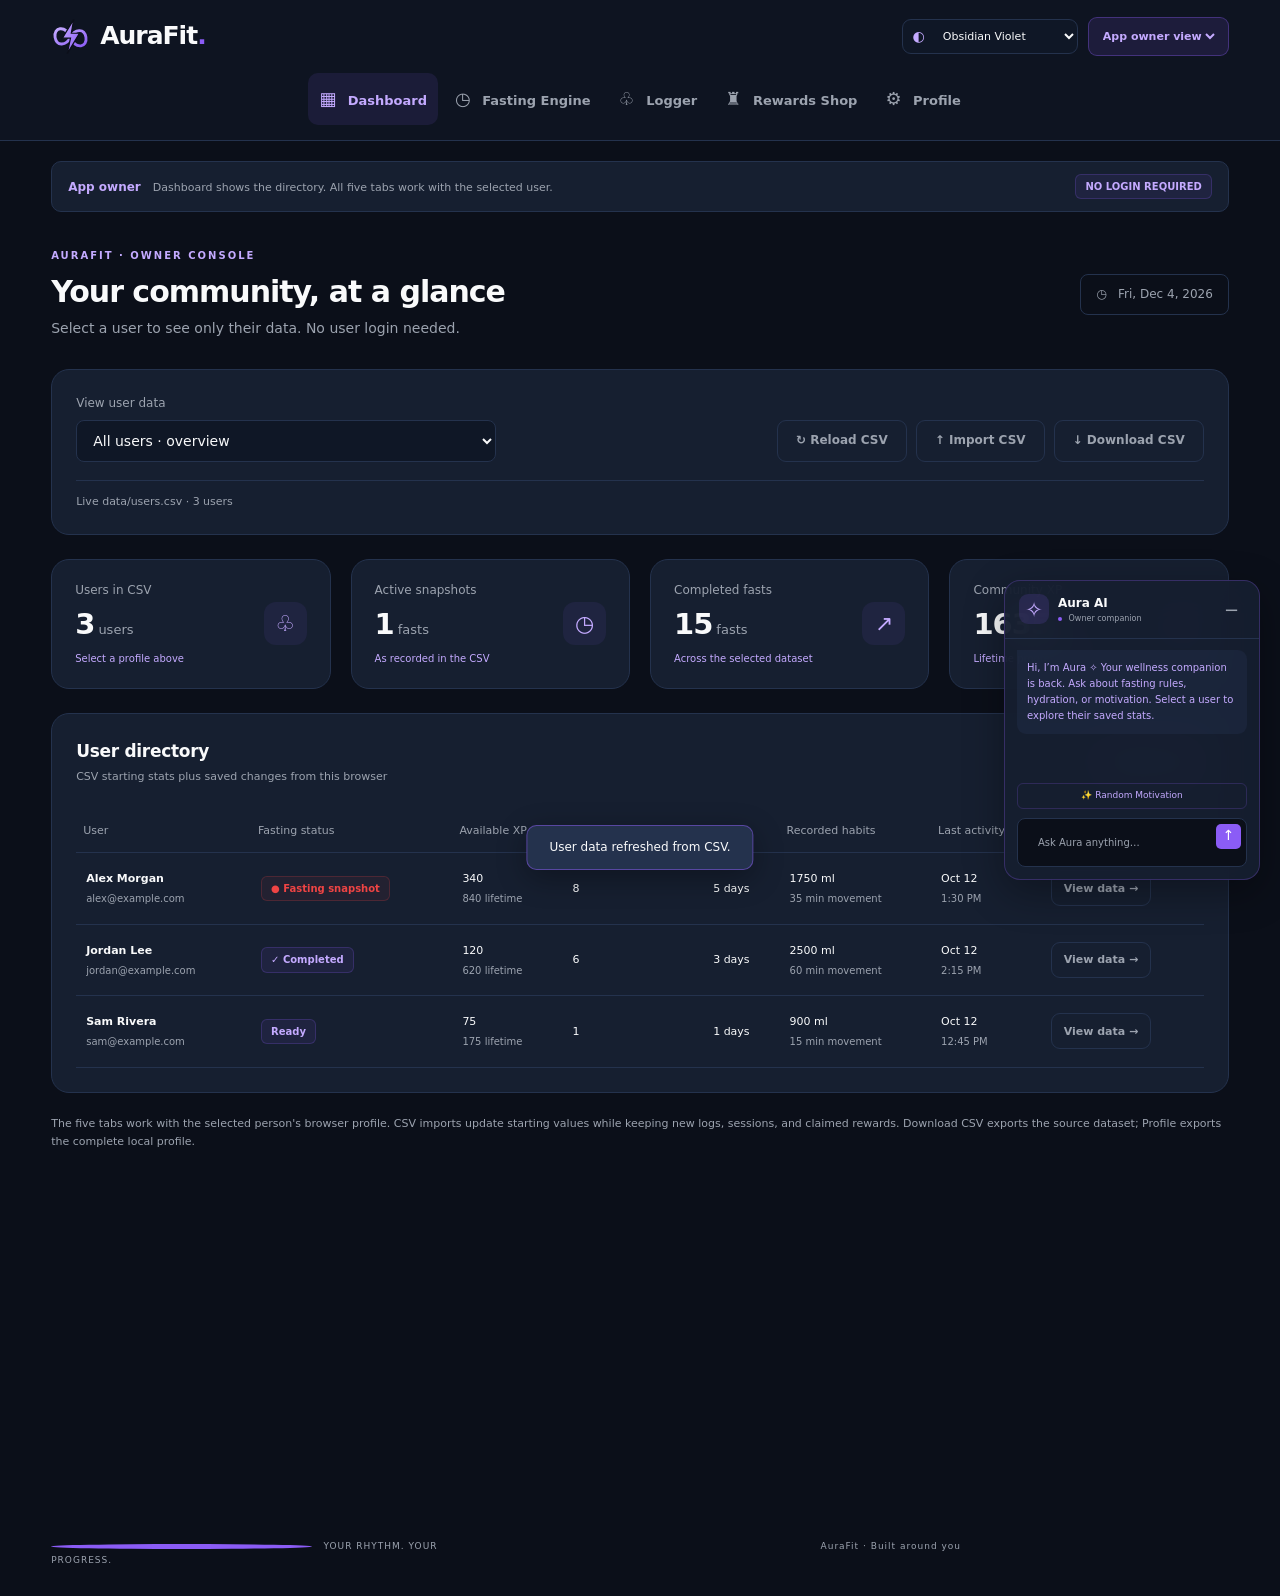
<file: index.html>
<!doctype html>
<html lang="en">
<head>
  <meta charset="utf-8"><meta name="viewport" content="width=device-width, initial-scale=1">
  <meta name="theme-color" content="#0B0F19">
  <meta name="description" content="AuraFit owner dashboard — explore user wellness snapshots from CSV, without a login.">
  <title>AuraFit · Owner Console</title>
  <style>:root{color-scheme:dark;--bg:#0B0F19;--surface:#161F30;--border:#24324D;--accent:#8B5CF6;--red:#EF4444;--text:#F9FAFB;--muted:#9CA3AF;--accent-text:#C4AAFF;--nav:#0E1421;--input:#0F1726;--radius:18px;font-family:Inter,ui-sans-serif,system-ui,-apple-system,BlinkMacSystemFont,"Segoe UI",sans-serif}
*{box-sizing:border-box}body{margin:0;background:var(--bg);color:var(--text);font-size:14px;line-height:1.55}button,input,select,textarea{font:inherit}button,a,input,select,textarea{-webkit-tap-highlight-color:transparent}button{cursor:pointer}button:disabled{cursor:not-allowed}button{color:inherit}a{color:inherit;text-decoration:none}button:focus-visible,a:focus-visible,input:focus-visible,select:focus-visible,textarea:focus-visible{outline:2px solid var(--accent-text);outline-offset:4px}button{transition:background .2s,transform .2s,border-color .2s}button:hover:not(:disabled){filter:brightness(1.13)}.svg-defs{position:absolute;width:0;height:0}.navbar{min-height:90px;padding:0 4%;display:flex;align-items:center;justify-content:space-between;gap:24px;border-bottom:1px solid var(--border);background:var(--nav)}.brand{display:flex;align-items:center;gap:10px;font-size:25px;font-weight:800;letter-spacing:-1px}.brand svg{width:39px;height:43px}.brand-dot{color:var(--accent)}nav{display:flex;gap:6px}nav button{border:0;background:transparent;padding:12px 16px;border-radius:10px;color:var(--muted);font-size:13px;font-weight:600;white-space:nowrap}nav button span{margin-right:7px;font-size:18px}nav button.active{background:color-mix(in srgb,var(--accent) 10.98%,transparent);color:var(--accent-text)}.avatar{width:40px;height:40px;border:1px solid var(--border);border-radius:50%;background:color-mix(in srgb,var(--accent) 15.69%,transparent);color:var(--accent-text);font-size:12px;font-weight:700;flex-shrink:0}main{padding:36px 4% 24px;max-width:1800px;margin:auto;min-height:calc(100vh - 156px)}.page-heading{display:flex;align-items:center;justify-content:space-between;gap:20px;margin-bottom:29px}.eyebrow{font-size:10px;letter-spacing:2px;font-weight:700;color:var(--accent);text-transform:uppercase;margin:0 0 9px}h1{font-size:30px;line-height:1.25;letter-spacing:-1px;margin:0 0 8px;font-weight:650}h2{font-size:17px;letter-spacing:-.3px;margin:0}h3{font-size:15px;margin:0}p{color:var(--muted);margin:0}.muted,small{color:var(--muted)}.date-pill{font-size:12px;color:var(--muted);border:1px solid var(--border);border-radius:8px;padding:10px 15px;white-space:nowrap}.grid{display:grid;gap:20px}.metrics{grid-template-columns:repeat(4,1fr);margin-bottom:24px}.card{background:var(--surface);border:1px solid var(--border);border-radius:var(--radius);padding:24px;min-width:0}.metric{padding:21px 23px;display:flex;justify-content:space-between;align-items:center;gap:10px}.metric-label{color:var(--muted);font-size:12px;margin-bottom:8px}.metric-value{font-size:29px;line-height:1.2;font-weight:650;letter-spacing:-1px}.metric-value small{font-size:13px;font-weight:400;letter-spacing:0;margin-left:4px}.metric-note{font-size:10px;color:var(--accent-text);margin-top:9px}.icon-box{width:43px;height:43px;border-radius:12px;background:color-mix(in srgb,var(--accent) 7.84%,transparent);color:var(--accent-text);display:grid;place-items:center;font-size:22px;flex-shrink:0}.main-grid{grid-template-columns:minmax(0,1.55fr) minmax(0,1fr)}.card-head{display:flex;align-items:center;justify-content:space-between;gap:12px;margin-bottom:24px}.badge{display:inline-flex;align-items:center;gap:5px;font-size:10px;font-weight:600;padding:4px 9px;border:1px solid color-mix(in srgb,var(--accent) 21.96%,transparent);border-radius:6px;color:var(--accent-text);background:color-mix(in srgb,var(--accent) 7.84%,transparent)}.badge.running{color:var(--red);background:#ef444410;border-color:#ef444433}.fast-overview{display:flex;gap:36px;align-items:center;padding:5px 0 20px}.ring{--progress:0;position:relative;display:grid;place-items:center;flex-shrink:0;width:174px;height:174px;border-radius:50%;background:conic-gradient(var(--accent) calc(var(--progress)*1%),var(--border) 0);transform:rotate(-0deg)}.ring::before{content:"";position:absolute;inset:8px;background:var(--surface);border-radius:50%}.ring-content{position:relative;text-align:center}.ring-number{font-size:29px;font-weight:650;letter-spacing:-.8px;font-variant-numeric:tabular-nums}.ring small{font-size:10px;text-transform:uppercase;letter-spacing:1.5px}.ring.active{background:conic-gradient(var(--red) calc(var(--progress)*1%),var(--border) 0)}.ring.active .ring-number{color:var(--red)}.overview-copy{flex:1}.overview-copy h3{font-size:22px;margin-bottom:8px}.overview-copy p{font-size:12px;max-width:265px;margin-bottom:18px}.button{display:inline-flex;justify-content:center;align-items:center;gap:8px;min-height:42px;border:1px solid transparent;border-radius:9px;padding:10px 18px;font-size:12px;font-weight:650;background:var(--accent);color:white}.button.secondary{background:transparent;border-color:var(--border);color:var(--muted)}.button.end{border-color:#ef444450;background:#ef444414;color:var(--red)}.button:disabled{background:color-mix(in srgb,var(--border) 31.37%,transparent);color:var(--muted);border-color:var(--border)}.button.full{width:100%}.subrow{display:flex;justify-content:space-between;align-items:center;border-top:1px solid var(--border);padding-top:18px;font-size:11px;color:var(--muted)}.text-button{background:none;border:0;color:var(--accent-text);font-size:11px;padding:2px}.habit{display:flex;align-items:center;gap:13px;margin-bottom:21px}.habit:last-child{margin-bottom:0}.habit-info{flex:1}.habit-info strong{display:flex;justify-content:space-between;font-size:12px;font-weight:500;margin-bottom:8px}.habit-info strong small{font-size:10px}.progress{height:5px;border-radius:20px;background:var(--border);overflow:hidden}.progress>span{display:block;height:100%;background:var(--accent);border-radius:20px;transition:width .5s;width:var(--value,0%)}.habit .icon-box{width:34px;height:34px;font-size:18px;background:transparent;border:1px solid var(--border)}.week-card{margin-top:24px;position:relative;overflow:hidden}.chart{height:150px;display:flex;align-items:flex-end;gap:20px;padding:0 16px 0 40px;border-bottom:1px solid var(--border);position:relative}.chart::before{content:"";position:absolute;inset:0 0 0 40px;background:repeating-linear-gradient(to top,transparent 0,transparent 48px,color-mix(in srgb,var(--border) 43.92%,transparent) 49px,transparent 50px);pointer-events:none}.chart-column{flex:1;height:100%;display:flex;align-items:center;justify-content:flex-end;flex-direction:column;position:relative}.bar{width:36%;min-width:15px;max-width:38px;background:linear-gradient(0deg,var(--accent),var(--accent-text));border-radius:5px 5px 0 0;min-height:3px}.chart-value{font-size:9px;color:var(--accent-text);margin-bottom:4px}.chart-labels{display:flex;padding-left:40px;gap:20px;margin-top:10px}.chart-labels span{flex:1;text-align:center;font-size:10px;color:var(--muted)}.chart-axis{position:absolute;left:0;top:0;height:100%;display:flex;flex-direction:column;justify-content:space-between;font-size:9px;color:var(--muted);padding-bottom:5px}.activity{margin-top:24px;margin-right:calc(20vw + 2%);min-height:160px}.activity-row{display:flex;align-items:center;gap:13px;border-bottom:1px solid var(--border);padding:14px 0;font-size:12px}.activity-row:last-child{border:0}.activity-row .muted{font-size:10px;margin-left:auto}.empty{font-size:12px;padding:18px 0;color:var(--muted)}.footer{display:flex;justify-content:space-between;padding:18px 4% 28px;color:var(--muted);font-size:9px;letter-spacing:1px}.footer span:last-child{padding-right:calc(20vw + 1%)}.tiny-dot{display:inline-block;width:5px;height:5px;background:var(--accent);border-radius:50%;margin-right:8px}.coach{position:fixed;right:20px;bottom:20px;width:20vw;height:300px;z-index:20;display:flex;flex-direction:column;background:color-mix(in srgb,var(--surface) 92.94%,transparent);backdrop-filter:blur(20px);border:1px solid color-mix(in srgb,var(--accent) 27.06%,transparent);border-radius:16px;box-shadow:0 12px 40px #0005;overflow:hidden}.coach-header{display:flex;align-items:center;gap:9px;padding:13px 14px;border-bottom:1px solid var(--border)}.coach-icon{display:grid;place-items:center;background:color-mix(in srgb,var(--accent) 14.51%,transparent);color:var(--accent-text);border-radius:9px;width:30px;height:30px;font-size:21px}.coach-header strong{display:block;font-size:12px}.coach-header small{font-size:8px;display:block}.coach-header small i{display:inline-block;width:4px;height:4px;background:var(--accent);border-radius:50%;margin-right:4px}.coach-header button{margin-left:auto;background:none;border:0;color:var(--muted);font-size:18px}.chat-log{flex:1;overflow:auto;padding:11px 12px;scrollbar-width:thin}.bubble{font-size:10px;line-height:1.6;color:var(--accent-text);background:color-mix(in srgb,var(--border) 39.61%,transparent);border-radius:0 9px 9px 9px;padding:10px;margin-bottom:8px;overflow-wrap:anywhere}.bubble.user{background:color-mix(in srgb,var(--accent) 14.51%,transparent);border-radius:9px 0 9px 9px;margin-left:15px;color:var(--accent-text)}.motivation{margin:0 12px 9px;border:1px solid color-mix(in srgb,var(--accent) 20.78%,transparent);border-radius:6px;background:transparent;color:var(--accent-text);font-size:9px;padding:5px}.coach form{display:flex;gap:6px;margin:0 12px 12px;padding:5px 5px 5px 8px;border:1px solid var(--border);border-radius:8px;background:var(--bg)}.coach input{flex:1;width:0;min-width:0;border:0;background:none;font-size:10px;color:var(--text);outline-offset:0}.coach form button{border:0;background:var(--accent);border-radius:5px;width:25px;height:25px;flex-shrink:0}.coach.collapsed{height:60px}.coach.collapsed>:not(.coach-header){display:none}.coach.collapsed .coach-header{border:0}.toast{position:fixed;bottom:30px;left:50%;transform:translateX(-50%);z-index:30;padding:12px 22px;background:var(--border);border:1px solid color-mix(in srgb,var(--accent) 50.2%,transparent);border-radius:10px;box-shadow:0 8px 30px #0005;font-size:12px;max-width:70vw}.sr-only{position:absolute;width:1px;height:1px;padding:0;margin:-1px;overflow:hidden;clip:rect(0,0,0,0);white-space:nowrap;border:0}.two-col{grid-template-columns:1.1fr 1fr}.form-grid{display:grid;grid-template-columns:1fr 1fr;gap:18px}.field{display:flex;flex-direction:column;gap:7px;margin-bottom:18px;font-size:12px;color:var(--muted)}input,select,textarea{border:1px solid var(--border);background:var(--input);color:var(--text);border-radius:8px;padding:11px 12px;min-width:0;width:100%}textarea{resize:vertical;min-height:80px}input::placeholder,textarea::placeholder{color:var(--muted)}.timer-panel{text-align:center;padding:30px}.timer-panel .ring{width:220px;height:220px;margin:24px auto}.timer-panel .ring-number{font-size:36px}.timer-panel .field{text-align:left}.timer-details{display:flex;justify-content:center;gap:36px;color:var(--muted);font-size:11px;margin:20px 0}.timer-details strong{display:block;color:var(--text);font-size:14px}.ledger{width:100%;border-collapse:collapse;font-size:11px;text-align:left}.ledger td,.ledger th{padding:13px 7px;border-bottom:1px solid var(--border)}.ledger th{font-weight:500;color:var(--muted)}.table-wrap{overflow:auto}.streak-banner{display:flex;align-items:center;gap:18px;margin-top:20px}.streak-banner strong{font-size:30px}.streak-banner p{font-size:12px}.reward-grid{grid-template-columns:repeat(3,1fr);margin-bottom:24px}.reward-icon{display:grid;place-items:center;height:88px;font-size:36px;background:color-mix(in srgb,var(--accent) 4.31%,transparent);border:1px solid color-mix(in srgb,var(--accent) 10.98%,transparent);border-radius:12px;margin-bottom:18px}.reward-card p{font-size:12px;margin:8px 0 20px;min-height:37px}.reward-price{color:var(--accent-text);font-size:13px;font-weight:650;margin-bottom:14px;display:flex;justify-content:space-between}.reward-card.claimed{border-color:color-mix(in srgb,var(--accent) 43.92%,transparent)}.profile-icon{width:72px;height:72px;border-radius:50%;background:color-mix(in srgb,var(--accent) 13.33%,transparent);border:1px solid color-mix(in srgb,var(--accent) 31.37%,transparent);color:var(--accent-text);display:grid;place-items:center;font-size:24px;margin-bottom:15px}.hint{font-size:11px;line-height:1.7;color:var(--muted);margin-top:15px}.tab-enter{animation:enter .25s ease-out}@keyframes enter{from{opacity:0;transform:translateY(5px)}to{opacity:1;transform:translateY(0)}}[hidden]{display:none!important}.milestone{padding:15px 0;border-bottom:1px solid var(--border)}.milestone:last-child{border:0}.milestone .habit-info strong{margin-bottom:9px}.session-summary{background:color-mix(in srgb,var(--accent) 4.31%,transparent);border:1px solid color-mix(in srgb,var(--accent) 18.82%,transparent);border-radius:10px;padding:14px;margin-bottom:20px;font-size:12px;color:var(--accent-text)}.check-row{display:flex;align-items:center;gap:10px;font-size:12px;color:var(--muted);margin:15px 0}.check-row input{width:16px;height:16px;accent-color:var(--accent)}.wide-safe{padding-bottom:310px}.log-filter{max-width:140px;font-size:11px;padding:7px}.habit-summary{margin-top:20px}.inline-actions{display:flex;gap:10px;flex-wrap:wrap}.section-caption{font-size:11px;margin-top:4px}.running-text{color:var(--red)}.delete-log{background:transparent;border:0;color:var(--muted);padding:5px}.chart-note{font-size:10px}.overview-tabs{display:flex;gap:5px;font-size:10px;color:var(--muted)}.overview-tabs span{padding:4px 8px;border-radius:5px}.overview-tabs .selected{background:color-mix(in srgb,var(--accent) 12.55%,transparent);color:var(--accent-text)}
.fast-progress>span{background:var(--red)}
@media(min-width:1500px){main{padding-top:44px}.metric{padding:26px}.fast-overview{padding:10px 0 25px}.ring{width:195px;height:195px}.chart{height:180px}.coach .bubble{font-size:12px}.coach-header strong{font-size:14px}.coach input{font-size:12px}}
@media(max-width:1100px){.navbar{padding:15px 3%;flex-wrap:wrap;gap:12px}.navbar nav{order:3;width:100%;justify-content:center}main{padding:28px 3%}.card{padding:19px}.fast-overview{gap:18px}.ring{width:145px;height:145px}.overview-copy h3{font-size:18px}.coach{right:12px;bottom:12px}.coach-header{padding:10px 8px;gap:5px}.coach-icon{display:none}.metrics{gap:12px}.metric{padding:18px 15px}.metric-value{font-size:25px}.metric .icon-box{width:32px;height:32px;font-size:18px}}
@media(max-width:760px){.navbar nav{justify-content:flex-start;overflow:auto}nav button{padding:10px;font-size:11px}.page-heading{align-items:flex-start}h1{font-size:26px}.date-pill{display:none}.metrics{grid-template-columns:1fr 1fr}.main-grid,.two-col{grid-template-columns:1fr}.reward-grid{grid-template-columns:1fr 1fr}.activity{margin-right:calc(20vw + 12px)}.coach-header small{display:none}.coach-header strong{font-size:10px}.coach-header{flex-wrap:wrap;gap:0}.coach-header button{padding:0}.chat-log{padding:8px 5px}.bubble{padding:6px;font-size:9px}.coach form{margin:0 4px 8px;padding:4px}.coach form button{width:18px}.coach input{font-size:8px}.motivation{font-size:8px;margin:0 4px 6px;padding:4px}.footer span:last-child{display:none}.form-grid{grid-template-columns:1fr}.ring{width:155px;height:155px}.fast-overview{gap:20px}.toast{left:20px;transform:none;max-width:70vw}.chart{gap:10px}.chart-labels{gap:10px}}
@media(max-width:430px){.reward-grid{grid-template-columns:1fr}.metric .icon-box{display:none}.fast-overview{flex-direction:column;text-align:center}.overview-copy p{margin-inline:auto}.page-heading p{font-size:12px}.coach-header strong{font-size:9px}.coach-header button{font-size:13px}.activity .card-head{flex-wrap:wrap}.timer-details{gap:15px}.card{padding:17px}}
@media(prefers-reduced-motion:reduce){*,*::before,*::after{animation:none!important;transition:none!important;scroll-behavior:auto!important}}
.nav-tools{display:flex;align-items:center;gap:10px;flex-shrink:0}.theme-control{display:flex;align-items:center;gap:7px;border:1px solid var(--border);border-radius:9px;background:var(--input);padding-left:10px;color:var(--accent-text)}.theme-control select{width:145px;font-size:11px;padding:9px 7px;border:0;background:transparent;color:var(--text)}.view-toggle{background:color-mix(in srgb,var(--accent) 12%,transparent);color:var(--accent-text);border:1px solid color-mix(in srgb,var(--accent) 35%,transparent);border-radius:9px;padding:10px 12px;font-size:11px;font-weight:650;white-space:nowrap}.view-context{margin:20px 4% 0;padding:12px 16px;border:1px solid var(--border);border-radius:10px;display:flex;align-items:center;justify-content:space-between;gap:15px;background:var(--surface)}.view-context strong{font-size:12px;margin-right:12px;color:var(--accent-text)}.view-context span:not(.badge){font-size:11px;color:var(--muted)}.context-actions{display:flex;align-items:center;gap:16px}.context-actions select{width:160px;padding:7px 10px;font-size:11px}.owner-search{width:250px;max-width:100%}.owner-search input{font-size:12px}.owner-table{min-width:950px}.owner-table td{padding:17px 10px;vertical-align:middle}.owner-table th{white-space:nowrap}.owner-table .button{white-space:nowrap;font-size:11px;min-height:36px;padding:7px 12px}.user-email{display:block;margin-top:4px;font-size:10px}.owner-bottom{margin-top:22px}.owner-bottom.wide-safe{padding-bottom:0}.owner-directory{margin-bottom:22px}#brand-gradient stop:first-child{stop-color:var(--accent-text)}#brand-gradient stop:last-child{stop-color:var(--accent)}.brand svg path:last-child{stroke:var(--bg)}.navbar{gap:15px}nav button{padding:12px 11px}
.eyebrow{color:var(--accent-text)}.coach form button{color:white}
.csv-toolbar{display:flex;align-items:flex-end;justify-content:space-between;gap:18px;flex-wrap:wrap;margin-bottom:24px}.csv-selection{flex:1;max-width:420px;min-width:220px}.csv-selection label{display:block;font-size:12px;color:var(--muted);margin-bottom:7px}.csv-actions{display:flex;gap:9px;flex-wrap:wrap}.csv-source{width:100%;font-size:11px;color:var(--muted);border-top:1px solid var(--border);padding-top:12px}.import-csv{position:relative;overflow:hidden;cursor:pointer}.import-csv input{position:absolute;inset:0;opacity:0;width:100%;height:100%;padding:0;cursor:pointer}.import-csv:focus-within{outline:2px solid var(--accent-text);outline-offset:4px}.csv-profile{margin-top:24px}.profile-facts{display:grid;grid-template-columns:repeat(4,1fr);gap:20px;margin:0}.profile-facts dt{color:var(--muted);font-size:11px;margin-bottom:7px}.profile-facts dd{margin:0;font-size:12px;overflow-wrap:anywhere}.csv-footnote{margin:22px 0 40px}
main{padding-bottom:330px}.coach-header>div{min-width:0}.coach-header small{overflow:hidden;text-overflow:ellipsis;white-space:nowrap}
select option,select optgroup{background:var(--input);color:var(--text)}#theme-select{color-scheme:light}#theme-select option{background-color:#FFFFFF;color:#172033}.view-toggle select{background:transparent;border:0;color:var(--accent-text);padding:0;font-size:11px;width:auto;max-width:150px}.view-toggle{padding:10px}.view-toggle option{color:var(--text);background:var(--input)}
@media(max-width:760px){.csv-selection{max-width:none;width:100%}.csv-actions{width:100%}.csv-actions .button{flex:1;padding:9px;font-size:11px;white-space:nowrap}.profile-facts{grid-template-columns:1fr 1fr}.csv-toolbar{align-items:stretch}.csv-source{overflow-wrap:anywhere}}
@media(max-width:1280px){.navbar{flex-wrap:wrap;padding-top:15px;padding-bottom:15px}.navbar nav{order:3;width:100%;justify-content:center}.nav-tools{margin-left:auto}}
@media(max-width:760px){.navbar nav{justify-content:flex-start}.view-context{align-items:flex-start;flex-direction:column;margin-inline:3%}.view-context>div:first-child span{display:block;margin-top:3px}.context-actions{width:100%;justify-content:space-between}.context-actions select{max-width:50%}.owner-directory .card-head{flex-direction:column;align-items:flex-start}.owner-search{width:100%}.theme-control select{width:120px}.nav-tools{gap:7px}.view-toggle{font-size:10px;padding:9px}.nav-tools .avatar{display:none}}
@media(max-width:430px){.brand{font-size:21px;gap:5px}.brand svg{width:30px}.theme-control{padding-left:7px}.theme-control select{width:97px;font-size:10px}.view-toggle{padding:9px 7px}.navbar{gap:8px}.navbar .nav-tools{gap:6px}.owner-table{min-width:900px}}
</style>
</head>
<body>
  <svg aria-hidden="true" class="svg-defs"><defs><linearGradient id="brand-gradient" x1="0" y1="0" x2="1" y2="1"><stop stop-color="#B79AFF"/><stop offset="1" stop-color="#8B5CF6"/></linearGradient></defs></svg>
  <header class="navbar">
    <a class="brand" href="#dashboard" aria-label="AuraFit dashboard"><svg viewBox="0 0 48 48" aria-hidden="true"><path d="M24 25C17 9 3 13 5 25c2 12 14 10 19 0s17-12 19 0c2 12-12 16-19 0Z" fill="none" stroke="url(#brand-gradient)" stroke-width="3.5"/><path d="m28 3-14 23h10l-4 19 15-25H25Z" fill="url(#brand-gradient)" stroke="#0B0F19" stroke-width="1.5"/></svg><span>AuraFit<span class="brand-dot">.</span></span></a>
    <nav aria-label="Main navigation" id="navigation">
      <button data-tab="dashboard"><span>▦</span> Dashboard</button><button data-tab="fasting"><span>◷</span> Fasting Engine</button><button data-tab="logger"><span>♧</span> Logger</button><button data-tab="rewards"><span>♜</span> Rewards Shop</button><button data-tab="profile"><span>⚙</span> Profile</button>
    </nav>
    <div class="nav-tools"><label class="theme-control" for="theme-select"><span aria-hidden="true">◐</span><span class="sr-only">Website theme</span><select id="theme-select" aria-label="Website theme"><option value="obsidian">Obsidian Violet</option><option value="ocean">Midnight Ocean</option><option value="forest">Forest Emerald</option><option value="rose">Velvet Rose</option><option value="amber">Golden Hour</option><option value="daylight">Daylight</option></select></label><label class="view-toggle" for="app-view"><span class="sr-only">App view</span><select id="app-view" aria-label="App view"><option value="owner">App owner view</option><option value="user">User view</option></select></label></div>
  </header>
  <section class="view-context" id="view-context" aria-label="Current workspace view" hidden></section>
  <main id="main" tabindex="-1"></main>
  <footer class="footer"><span><span class="tiny-dot"></span> YOUR RHYTHM. YOUR PROGRESS.</span><span>AuraFit · Built around you</span></footer>
  <aside class="coach" id="coach" aria-label="Aura AI health coach">
    <div class="coach-header"><span class="coach-icon">✧</span><div><strong>Aura AI</strong><small><i></i> <span id="coach-context">Owner companion</span></small></div><button id="coach-toggle" aria-label="Collapse coach" aria-expanded="true">−</button></div>
    <div class="chat-log" id="chat-log" role="log" aria-live="polite" aria-label="Conversation"></div>
    <button class="motivation" id="motivation">✨ Random Motivation</button>
    <form id="chat-form"><label class="sr-only" for="chat-input">Message Aura AI</label><input id="chat-input" maxlength="500" placeholder="Ask Aura anything…" required autocomplete="off"><button aria-label="Send message">↑</button></form>
  </aside>
  <div class="toast" id="toast" role="status" aria-live="polite" hidden></div>
  <script>const EMBEDDED_APP = false;
const BUNDLED_USER_CSV = "user_id,name,email,goal,available_xp,lifetime_xp,completed_fasts,streak_days,water_ml,water_goal_ml,activity_minutes,activity_goal_minutes,calories_kcal,meals_logged,fasting_status,fast_target_hours,fast_elapsed_hours,snapshot_date,last_active,joined_date,mon_hours,tue_hours,wed_hours,thu_hours,fri_hours,sat_hours,sun_hours\nAF001,Alex Morgan,alex@example.com,Build consistent habits,340,840,8,5,1750,2000,35,30,1450,3,active,16,9.5,2026-10-12,2026-10-12T09:30:00-04:00,2026-09-15,16,0,16,18,16,16,16\nAF002,Jordan Lee,jordan@example.com,Make more time for movement,120,620,6,3,2500,2500,60,45,1850,4,completed,18,18,2026-10-12,2026-10-12T10:15:00-04:00,2026-09-22,0,18,16,0,18,18,18\nAF003,Sam Rivera,sam@example.com,Practice mindful eating,75,175,1,1,900,1800,15,30,1200,2,idle,16,0,2026-10-12,2026-10-12T08:45:00-04:00,2026-10-05,0,0,0,0,0,0,16\n";
'use strict';
const STORAGE_KEY = 'aurafit.v1';
const $ = selector => document.querySelector(selector);
const escapeHTML = value => String(value).replace(/[&<>"']/g, c => ({'&':'&amp;','<':'&lt;','>':'&gt;','"':'&quot;',"'":'&#39;'}[c]));
const dayKey = (value = Date.now()) => { const d = new Date(value); return `${d.getFullYear()}-${String(d.getMonth()+1).padStart(2,'0')}-${String(d.getDate()).padStart(2,'0')}`; };
const defaults = () => ({version:1, xp:0, totalXP:0, fast:null, history:[], logs:[], claimed:[], hydrationBonuses:[], profile:{name:'Alex',goal:'Build consistent habits',waterGoal:2000,activityGoal:30,fastPreset:16,coachOpen:true}});
function sanitizeState(s){
  try {
    if(!s || s.version!==1) return defaults();
    const base=defaults();
    for(const key of ['history','logs','claimed','hydrationBonuses']) if(!Array.isArray(s[key])) return base;
    if(!Number.isFinite(s.xp)||s.xp<0||!Number.isFinite(s.totalXP)||s.totalXP<0) return base;
    const profile={...base.profile,...s.profile};
    if(!Number.isFinite(profile.waterGoal)||profile.waterGoal<250||profile.waterGoal>10000) profile.waterGoal=2000;
    if(!Number.isFinite(profile.activityGoal)||profile.activityGoal<1||profile.activityGoal>300) profile.activityGoal=30;
    if(!Number.isFinite(profile.fastPreset)||profile.fastPreset<1||profile.fastPreset>24) profile.fastPreset=16;
    profile.name=String(profile.name).slice(0,40);
    if(s.fast && (!Number.isFinite(s.fast.start)||s.fast.start>Date.now()||!Number.isFinite(s.fast.hours)||s.fast.hours<1||s.fast.hours>24)) s.fast=null;
    return {...base,...s,profile};
  } catch { return defaults(); }
}
function readState(){
  try { const registry=JSON.parse(localStorage.getItem('aurafit.workspace.v2'));const current=registry?.users?.find(u=>u.id===registry.selectedId);return sanitizeState(current?current.data:JSON.parse(localStorage.getItem(STORAGE_KEY))); } catch {return defaults();}
}
let state=readState();
let activeTab='dashboard';
let toastTimeout;
function persist(){saveLiveState();}
function toast(message){$('#toast').textContent=message;$('#toast').hidden=false;clearTimeout(toastTimeout);toastTimeout=setTimeout(()=>$('#toast').hidden=true,4000);}
const uid = () => globalThis.crypto?.randomUUID?.() || `${Date.now()}-${Math.random().toString(36).slice(2)}`;
const duration = seconds => {const n=Math.max(0,Math.floor(seconds));return `${String(Math.floor(n/3600)).padStart(2,'0')}:${String(Math.floor(n/60)%60).padStart(2,'0')}:${String(n%60).padStart(2,'0')}`;};
const dateLabel = timestamp => new Date(typeof timestamp==='string'&&timestamp.length===10?timestamp+'T12:00:00':timestamp).toLocaleDateString(undefined,{month:'short',day:'numeric'});
const timeLabel = timestamp => new Date(timestamp).toLocaleTimeString(undefined,{hour:'numeric',minute:'2-digit'});
const todayLogs = () => state.logs.filter(l=>dayKey(l.at)===dayKey());
const totalFor = type => totalForState(state,type);
const completedFastCount = () => (state.baseline?.completed_fasts||0)+state.history.filter(f=>f.completed).length;
const mealCount = () => (state.baseline?.snapshot_date===dayKey()?state.baseline.meals_logged:0)+todayLogs().filter(l=>l.type==='meal').length;
const level = () => Math.floor(state.totalXP/500)+1;
function streak(userState=state){
  const days=new Set(userState.history.filter(f=>f.completed).map(f=>dayKey(f.end)));
  const baseline=userState.baseline;
  if(baseline?.streak_days){const start=new Date(baseline.snapshot_date+'T12:00:00');for(let i=0;i<baseline.streak_days;i++){days.add(dayKey(start));start.setDate(start.getDate()-1);}}
  const cursor=new Date(); cursor.setHours(12,0,0,0);
  if(!days.has(dayKey(cursor)))cursor.setDate(cursor.getDate()-1);
  let count=0;while(days.has(dayKey(cursor))){count++;cursor.setDate(cursor.getDate()-1);}return count;
}
function fastInfo(){if(!state.fast)return {elapsed:0,percent:0,remaining:0};const elapsed=Math.max(0,(Date.now()-state.fast.start)/1000);const target=state.fast.hours*3600;return {elapsed,percent:Math.min(100,elapsed/target*100),remaining:Math.max(0,target-elapsed)};}
function startFast(hours){
  if(state.fast){toast('You already have an active fast.');return;}
  hours=Number(hours);if(!Number.isFinite(hours)||hours<1||hours>24){toast('Choose a duration between 1 and 24 hours.');return;}
  state.fast={start:Date.now(),hours};persist();render();toast('Your fast has started. Find your rhythm.');
}
function endFast(){
  if(!state.fast)return;
  const f=state.fast;const end=Date.now();const completed=end-f.start>=f.hours*3600000;
  state.history.unshift({id:uid(),start:f.start,end,hours:f.hours,completed});state.fast=null;
  if(completed){state.xp+=100;state.totalXP+=100;}
  persist();render();toast(completed?'Fast completed! +100 XP earned.':'Fast ended early and saved to your history.');
}
function addLog(type,label,amount,note=''){
  if(!['water','meal','activity'].includes(type)||!Number.isFinite(amount)||amount<=0)return;
  state.logs.unshift({id:uid(),type,label:String(label).slice(0,80),amount,note:String(note).slice(0,200),at:Date.now()});
  let bonus=false;
  if(type==='water'&&totalFor('water')>=state.profile.waterGoal&&!state.hydrationBonuses.includes(dayKey())){state.hydrationBonuses.push(dayKey());state.xp+=10;state.totalXP+=10;bonus=true;}
  persist();render();toast(bonus?'Daily hydration goal reached! +10 XP.':'Entry saved. Small steps add up.');
}
function heading(eyebrow,title,description){return `<div class="page-heading"><div><p class="eyebrow">${eyebrow}</p><h1>${title}</h1><p>${description}</p></div><span class="date-pill">◷ &nbsp; ${new Date().toLocaleDateString(undefined,{weekday:'short',month:'short',day:'numeric',year:'numeric'})}</span></div>`;}
function metric(label,value,unit,note,icon){return `<article class="card metric"><div><div class="metric-label">${label}</div><div class="metric-value">${value}<small>${unit}</small></div><div class="metric-note">${note}</div></div><div class="icon-box" aria-hidden="true">${icon}</div></article>`;}
function progress(value,label='Goal progress'){const v=Math.max(0,Math.min(100,value));return `<div class="progress" role="progressbar" aria-label="${escapeHTML(label)}" aria-valuenow="${Math.round(v)}" aria-valuemin="0" aria-valuemax="100"><span style="--value:${v}%"></span></div>`;}
function ring(percent,content,running=false){return `<div class="ring ${running?'active':''}" style="--progress:${percent}" data-fast-ring><div class="ring-content">${content}</div></div>`;}

const THEMES={
  obsidian:{name:'Obsidian Violet',scheme:'dark',bg:'#0B0F19',surface:'#161F30',border:'#24324D',accent:'#8B5CF6',accentText:'#C4AAFF',text:'#F9FAFB',muted:'#9CA3AF',nav:'#0E1421',input:'#0F1726'},
  ocean:{name:'Midnight Ocean',scheme:'dark',bg:'#07141E',surface:'#102736',border:'#214458',accent:'#0891B2',accentText:'#67E8F9',text:'#F0FAFF',muted:'#A0BAC8',nav:'#0A1C28',input:'#0A1D2A'},
  forest:{name:'Forest Emerald',scheme:'dark',bg:'#091611',surface:'#13291F',border:'#294A38',accent:'#047857',accentText:'#6EE7B7',text:'#F0FDF4',muted:'#A5BCAF',nav:'#0D1E16',input:'#0D2017'},
  rose:{name:'Velvet Rose',scheme:'dark',bg:'#180E19',surface:'#2B1B2C',border:'#50314C',accent:'#BE185D',accentText:'#F9A8D4',text:'#FFF1F8',muted:'#C4AAC0',nav:'#201323',input:'#201422'},
  amber:{name:'Golden Hour',scheme:'dark',bg:'#18130B',surface:'#2B2418',border:'#4C4027',accent:'#B45309',accentText:'#FCD34D',text:'#FFFBEB',muted:'#C5B998',nav:'#201A10',input:'#211B10'},
  daylight:{name:'Daylight',scheme:'light',bg:'#F3F5FA',surface:'#FFFFFF',border:'#D6DEEC',accent:'#6D28D9',accentText:'#6D28D9',text:'#172033',muted:'#58657A',nav:'#FFFFFF',input:'#F6F8FC'}
};
const THEME_KEY='aurafit.theme.v1';
function setTheme(id,save=true){
  if(!THEMES[id])id='obsidian';const theme=THEMES[id];const root=document.documentElement;
  for(const key of ['bg','surface','border','accent','text','muted','nav','input'])root.style.setProperty(`--${key}`,theme[key]);
  root.style.setProperty('--accent-text',theme.accentText);root.style.setProperty('color-scheme',theme.scheme);root.setAttribute('data-theme',id);
  $('#theme-select').value=id;$('meta[name="theme-color"]').setAttribute('content',theme.bg);
  if(save)try{localStorage.setItem(THEME_KEY,id);}catch{toast('Theme applied for this session.');}
}
function savedTheme(){try{return localStorage.getItem(THEME_KEY)||'obsidian';}catch{return 'obsidian';}}

const CSV_COLUMNS=['user_id','name','email','goal','available_xp','lifetime_xp','completed_fasts','streak_days','water_ml','water_goal_ml','activity_minutes','activity_goal_minutes','calories_kcal','meals_logged','fasting_status','fast_target_hours','fast_elapsed_hours','snapshot_date','last_active','joined_date','mon_hours','tue_hours','wed_hours','thu_hours','fri_hours','sat_hours','sun_hours'];
function parseCSV(text){
  text=String(text).replace(/^\uFEFF/,'');
  const rows=[];let row=[],field='',quoted=false,closed=false;
  for(let i=0;i<text.length;i++){
    const c=text[i];
    if(quoted){if(c==='"'){if(text[i+1]==='"'){field+='"';i++;}else{quoted=false;closed=true;}}else field+=c;continue;}
    if(c==='"'){if(field||closed)throw Error('Unexpected quote in CSV.');quoted=true;continue;}
    if(c===','||c==='\n'||c==='\r'){
      row.push(field);field='';closed=false;
      if(c!==','){if(row.some(v=>v.trim()))rows.push(row);row=[];if(c==='\r'&&text[i+1]==='\n')i++;}continue;
    }
    if(closed)throw Error('Unexpected characters after a quoted CSV field.');field+=c;
  }
  if(quoted)throw Error('Unclosed quote in CSV.');
  row.push(field);if(row.some(v=>v.trim()))rows.push(row);
  if(rows.length<2)throw Error('CSV needs a header and at least one user.');
  const headers=rows.shift().map(h=>h.trim());
  if(new Set(headers).size!==headers.length)throw Error('CSV has duplicate column names.');
  for(const column of CSV_COLUMNS)if(!headers.includes(column))throw Error(`Missing column: ${column}.`);
  const ids=new Set();
  return rows.map((cells,index)=>{
    const line=index+2;if(cells.length!==headers.length)throw Error(`Row ${line} has ${cells.length} fields; expected ${headers.length}.`);
    const u=Object.fromEntries(headers.map((h,i)=>[h,cells[i].trim()]));
    for(const key of ['user_id','name','goal'])if(!u[key]||u[key].length>200)throw Error(`Row ${line}: invalid ${key}.`);
    if(ids.has(u.user_id))throw Error(`Row ${line}: duplicate user_id ${u.user_id}.`);ids.add(u.user_id);
    for(const key of CSV_COLUMNS.filter(c=>!['user_id','name','email','goal','fasting_status','snapshot_date','last_active','joined_date'].includes(c))){
      if(!u[key]||!Number.isFinite(Number(u[key]))||Number(u[key])<0)throw Error(`Row ${line}: ${key} must be a nonnegative number.`);u[key]=Number(u[key]);
    }
    for(const key of ['available_xp','lifetime_xp','completed_fasts','streak_days','water_ml','water_goal_ml','activity_minutes','activity_goal_minutes','calories_kcal','meals_logged'])if(!Number.isSafeInteger(u[key]))throw Error(`Row ${line}: ${key} must be a whole number.`);
    if(u.available_xp>u.lifetime_xp)throw Error(`Row ${line}: available XP exceeds lifetime XP.`);
    if(u.water_goal_ml<250||u.water_goal_ml>10000||u.activity_goal_minutes<1||u.activity_goal_minutes>300||u.fast_target_hours<1||u.fast_target_hours>24)throw Error(`Row ${line}: goals are outside supported ranges.`);
    if(!['active','completed','idle'].includes(u.fasting_status))throw Error(`Row ${line}: fasting_status must be active, completed, or idle.`);
    for(const key of ['snapshot_date','joined_date']){if(!/^\d{4}-\d{2}-\d{2}$/.test(u[key])||Number.isNaN(Date.parse(u[key]))||new Date(u[key]).toISOString().slice(0,10)!==u[key])throw Error(`Row ${line}: ${key} needs a valid YYYY-MM-DD date.`);}
    if(!/^\d{4}-\d{2}-\d{2}T\d{2}:\d{2}:\d{2}(Z|[+-]\d{2}:\d{2})$/.test(u.last_active)||Number.isNaN(Date.parse(u.last_active)))throw Error(`Row ${line}: last_active needs an ISO timestamp with timezone.`);
    return u;
  });
}
let csvUsers=parseCSV(BUNDLED_USER_CSV);
let activeCSVText=BUNDLED_USER_CSV;
let selectedUserId='';
let csvSource='Bundled users.csv snapshot';
let csvBusy=false;
let csvRequest=0;
function applyCSV(text,source){
  const next=parseCSV(text);
  csvUsers=next;activeCSVText=text;csvSource=source;if(!csvUsers.some(u=>u.user_id===selectedUserId))selectedUserId='';loadActiveState();render();
}
async function reloadCSV(){
  if(EMBEDDED_APP){toast('In Streamlit, use Refresh source CSV in the sidebar to reload the file. Import CSV also works here.');return;}
  if(location.protocol==='file:'){toast('Use Import CSV to load an edited file, or run python app.py to read data/users.csv directly.');return;}
  const request=++csvRequest;csvBusy=true;render();
  try{
    const response=await fetch('data/users.csv',{cache:'no-store'});if(!response.ok)throw Error(`HTTP ${response.status}`);
    const text=await response.text();if(request!==csvRequest)return;
    applyCSV(text,'Live data/users.csv');toast('User data refreshed from CSV.');
  }catch(error){if(request===csvRequest)toast(`CSV could not be loaded: ${error.message} Keeping the displayed data.`);}
  finally{if(request===csvRequest){csvBusy=false;render();}}
}
async function importCSV(file){
  if(!file)return;if(file.size>2*1024*1024){toast('Choose a CSV file smaller than 2 MB.');return;}
  const request=++csvRequest;csvBusy=true;render();
  try{const text=await file.text();if(request!==csvRequest)return;applyCSV(text,`Imported ${file.name}`);toast(`Loaded ${csvUsers.length} users from CSV.`);}
  catch(error){if(request===csvRequest)toast(`Import rejected: ${error.message} Displayed data was kept.`);}
  finally{if(request===csvRequest){csvBusy=false;render();}}
}

const LIVE_KEY='aurafit.interactive.v3';
function readLiveStore(){try{const stored=JSON.parse(localStorage.getItem(LIVE_KEY));return Object.assign(Object.create(null),stored&&typeof stored==='object'&&!Array.isArray(stored)?stored:{});}catch{return Object.create(null);}}
let userStates=readLiveStore();
function seedUser(user){const data=defaults();Object.assign(data,{xp:user.available_xp,totalXP:user.lifetime_xp,baseline:{...user}});Object.assign(data.profile,{name:user.name,goal:user.goal,waterGoal:user.water_goal_ml,activityGoal:user.activity_goal_minutes,fastPreset:user.fast_target_hours});if(user.water_ml>=user.water_goal_ml)data.hydrationBonuses.push(user.snapshot_date);return data;}
function userStateFor(user){
  let data=userStates[user.user_id];
  if(!data?.baseline||data.version!==1)data=seedUser(user);
  else{data=sanitizeState(data);const old=data.baseline;
    if(JSON.stringify(old)!==JSON.stringify(user)){
      data.xp=Math.max(0,user.available_xp+data.xp-old.available_xp);data.totalXP=Math.max(data.xp,user.lifetime_xp+data.totalXP-old.lifetime_xp);
      for(const [field,column] of [['name','name'],['goal','goal'],['waterGoal','water_goal_ml'],['activityGoal','activity_goal_minutes'],['fastPreset','fast_target_hours']])if(data.profile[field]===old[column])data.profile[field]=user[column];
      data.baseline={...user};
    }
  }
  userStates[user.user_id]=data;return data;
}
function totalForState(data,type){const base=data.baseline;const initial=base?.snapshot_date===dayKey()?base[{water:'water_ml',meal:'calories_kcal',activity:'activity_minutes'}[type]]||0:0;return initial+data.logs.filter(l=>l.type===type&&dayKey(l.at)===dayKey()).reduce((sum,l)=>sum+l.amount,0);}
function loadActiveState(){const user=csvUsers.find(u=>u.user_id===selectedUserId)||csvUsers[0];state=user?userStateFor(user):defaults();}
function saveLiveState(){
  const id=state.baseline?.user_id;if(!id)return;state.lastUpdated=Date.now();userStates[id]=state;
  try{localStorage.setItem(LIVE_KEY,JSON.stringify(userStates));}catch{toast('Browser storage is unavailable. Your changes last while this page stays open.');}
}
function effectiveUsers(){return csvUsers.map(user=>{
  const data=userStateFor(user);if(!data.lastUpdated)return user;
  const result={...user,name:data.profile.name,goal:data.profile.goal,available_xp:data.xp,lifetime_xp:data.totalXP,completed_fasts:data.baseline.completed_fasts+data.history.filter(f=>f.completed).length,streak_days:streak(data),water_ml:totalForState(data,'water'),water_goal_ml:data.profile.waterGoal,activity_minutes:totalForState(data,'activity'),activity_goal_minutes:data.profile.activityGoal,calories_kcal:totalForState(data,'meal'),meals_logged:(data.baseline.snapshot_date===dayKey()?data.baseline.meals_logged:0)+data.logs.filter(l=>l.type==='meal'&&dayKey(l.at)===dayKey()).length,snapshot_date:dayKey(),last_active:new Date(data.lastUpdated).toISOString()};
  if(data.fast){result.fasting_status='active';result.fast_target_hours=data.fast.hours;result.fast_elapsed_hours=Math.round((Date.now()-data.fast.start)/3600000*100)/100;}
  else if(data.history.length){result.fasting_status=data.history[0].completed?'completed':'idle';result.fast_target_hours=data.history[0].hours;result.fast_elapsed_hours=Math.round((data.history[0].end-data.history[0].start)/3600000*100)/100;}
  return result;
});}

function renderDashboard(){
  const info=fastInfo();const completed=completedFastCount();
  const water=totalFor('water'),activity=totalFor('activity');
  const history=[...state.logs.map(l=>({at:l.at,title:l.type==='water'?`Hydration · ${l.amount} ml`:l.type==='activity'?`${l.label} · ${l.amount} min`:`${l.label} · ${l.amount} kcal`,icon:l.type==='water'?'◉':l.type==='meal'?'♧':'↗'})),...state.history.map(f=>({at:f.end,title:f.completed?'Fast completed · +100 XP':'Fast ended early',icon:'◷'}))].sort((a,b)=>b.at-a.at).slice(0,4);
  const greeting=new Date().getHours()<12?'Good morning':new Date().getHours()<18?'Good afternoon':'Good evening';
  return `${heading('YOUR WELLNESS, IN SYNC',`${greeting}, ${escapeHTML(state.profile.name)} <span style="font-size:24px">✦</span>`,'A little intention. A little consistency. A healthier you.')}
  <p class="session-summary">CSV starting snapshot · ${state.baseline?.snapshot_date||'No baseline'}. Today’s goals include same-day CSV totals and your new logs. Start a new live timer in Fasting Engine; a recorded CSV status does not start a timer.</p>
  <section class="grid metrics" aria-label="Your metrics">
    ${metric('Fasting streak',streak(),'days',streak()?'Keep the momentum going':'Your next chapter starts today','♨')}
    ${metric('Available XP',state.xp,'XP',`Level ${level()} · ${state.totalXP} lifetime XP`,'✧')}
    ${metric('Water today',(water/1000).toFixed(1),'L',`${(state.profile.waterGoal/1000).toFixed(1)} L daily goal`,'◉')}
    ${metric('Completed fasts',completed,'fasts',completed?'Every finish counts':'One small step at a time','◷')}
  </section>
  <div class="grid main-grid"><section class="card"><div class="card-head"><h2>Your fasting window</h2><span class="badge ${state.fast?'running':''}" data-fast-status>${state.fast?'● FASTING ACTIVE':'◷ READY WHEN YOU ARE'}</span></div>
    <div class="fast-overview">${ring(info.percent,`<div class="ring-number" data-fast-time>${state.fast?duration(info.elapsed):'00:00:00'}</div><small>${state.fast?'time elapsed':'a fresh start'}</small>`,!!state.fast)}
      <div class="overview-copy"><p class="eyebrow">${state.fast?'IN YOUR FASTING WINDOW':'MAKE SPACE FOR WELLNESS'}</p><h3>${state.fast?`${state.fast.hours}-hour fast`:'Find your fasting rhythm'}</h3><p>${state.fast?'Take it one moment at a time. Your progress is saved, even when you leave.':'Build a routine that fits your day. Choose your window and we’ll keep time.'}</p><button class="button" data-tab="fasting">${state.fast?'View active fast ↗':'Start your journey ↗'}</button></div>
    </div><div class="subrow"><span>◷ &nbsp; ${state.fast?'Target finish: '+timeLabel(state.fast.start+state.fast.hours*3600000):`Your default · ${state.profile.fastPreset}-hour fast`}</span><button class="text-button" data-tab="fasting">View history →</button></div></section>
    <section class="card"><div class="card-head"><h2>Daily intentions</h2><span class="badge">TODAY</span></div>
      <div class="habit"><div class="icon-box">◉</div><div class="habit-info"><strong>Stay hydrated <small>${water} / ${state.profile.waterGoal} ml</small></strong>${progress(water/state.profile.waterGoal*100)}</div></div>
      <div class="habit"><div class="icon-box">↗</div><div class="habit-info"><strong>Move your body <small>${activity} / ${state.profile.activityGoal} min</small></strong>${progress(activity/state.profile.activityGoal*100)}</div></div>
      <div class="habit"><div class="icon-box">◷</div><div class="habit-info"><strong>Follow your rhythm <small>${state.fast?Math.floor(info.percent)+'%':completed?'Ready for the next':'Ready to begin'}</small></strong>${progress(info.percent)}</div></div>
      <div class="subrow"><span>Small habits. Lasting change.</span><button class="text-button" data-action="quick-water">+ 250 ml water</button></div></section></div>
  <section class="card week-card"><div class="card-head"><div><h2>Your week at a glance</h2><p class="section-caption">Fasting hours completed over the last 7 days</p></div><div class="overview-tabs"><span class="selected">This week</span></div></div>${weekChart()}</section>
  <section class="card activity"><div class="card-head"><h2>Recent activity</h2><button class="text-button" data-tab="logger">View log →</button></div>${history.length?history.map(h=>`<div class="activity-row"><span class="icon-box" style="width:29px;height:29px;font-size:16px">${h.icon}</span><span>${escapeHTML(h.title)}</span><span class="muted">${dateLabel(h.at)} · ${timeLabel(h.at)}</span></div>`).join(''):'<p class="empty">Your story starts here. Log a glass of water or begin your first fast.</p>'}</section>`;
}
function weekChart(){
  const days=Array.from({length:7},(_,i)=>{const d=new Date();d.setDate(d.getDate()-6+i);return {label:d.toLocaleDateString(undefined,{weekday:'short'}),hours:state.history.filter(f=>f.completed&&dayKey(f.end)===dayKey(d)).reduce((sum,f)=>sum+f.hours,0)};});
  const max=Math.max(24,...days.map(d=>d.hours));
  return `<div class="chart" role="img" aria-label="Fasting hours: ${days.map(d=>`${d.label} ${d.hours}`).join(', ')}"><div class="chart-axis"><span>${max}h</span><span>${Math.round(max/2)}h</span><span>0h</span></div>${days.map(d=>`<div class="chart-column"><span class="chart-value">${d.hours?d.hours+'h':''}</span><div class="bar" style="height:${d.hours/max*100}%"></div></div>`).join('')}</div><div class="chart-labels">${days.map(d=>`<span>${d.label}</span>`).join('')}</div>`;
}

function renderFasting(){
  const info=fastInfo();const f=state.fast;
  return `${heading('MAKE TIME FOR YOU','Fasting Engine','A mindful routine, powered by your own rhythm.')}
  <div class="grid two-col wide-safe"><section class="card timer-panel"><div class="card-head"><h2>Your fasting session</h2><span class="badge ${f?'running':''}" data-fast-status>${f?'● FASTING ACTIVE':'READY TO START'}</span></div>
    ${ring(info.percent,`<div class="ring-number" data-fast-time>${duration(info.elapsed)}</div><small>${f?'time elapsed':'ready when you are'}</small>`,!!f)}
    <div class="timer-details"><div><strong>${f?f.hours:state.profile.fastPreset} hours</strong>Target duration</div><div><strong data-fast-remaining>${f?duration(info.remaining):'—'}</strong>Time remaining</div><div><strong data-fast-percent>${Math.floor(info.percent)}%</strong>Progress</div></div>
    <div class="progress ${f?'fast-progress':''}" data-fast-progress role="progressbar" aria-label="Fasting progress" aria-valuenow="${Math.floor(info.percent)}" aria-valuemin="0" aria-valuemax="100"><span style="--value:${info.percent}%"></span></div>
    ${f?`<p class="hint ${info.percent>=100?'running-text':''}" data-fast-message>${info.percent>=100?'Your target is complete. End your fast to collect 100 XP.':`Started ${dateLabel(f.start)} at ${timeLabel(f.start)} · target ${dateLabel(f.start+f.hours*3600000)} at ${timeLabel(f.start+f.hours*3600000)}`}</p><div style="margin-top:20px"><button class="button end full" data-action="end-fast">■ &nbsp; End fast ${info.percent>=100?'& collect XP':''}</button></div><p class="hint">Early finishes are recorded too. XP is awarded when you meet your target.</p>`:
    `<form id="fast-form"><label class="field" for="fast-preset">Choose your fasting window<select id="fast-preset">${[16,18,20].map((h,i)=>`<option value="${h}" ${state.profile.fastPreset===h?'selected':''}>${h}:${24-h} · ${['Lean Fast','Advanced','Warrior'][i]}</option>`).join('')}<option value="custom" ${![16,18,20].includes(state.profile.fastPreset)?'selected':''}>Custom window</option></select></label><label class="field" id="custom-field" ${[16,18,20].includes(state.profile.fastPreset)?'hidden':''} for="custom-hours">Custom duration (hours)<input type="number" id="custom-hours" min="1" max="24" step="0.25" value="${state.profile.fastPreset}"></label><button class="button full" type="submit">▶ &nbsp; Start Fasting</button></form><p class="hint">Choose a window that works for you. Listen to your body and end your fast whenever you need to.</p>`}
  </section><div><section class="card"><div class="card-head"><h2>Your consistency streak</h2><span class="badge">♨ ${streak()} DAYS</span></div><div class="streak-banner"><div class="icon-box">♨</div><div><strong>${streak()} <small style="font-size:13px">days in a row</small></strong><p>Complete a fast each day to build your streak.</p></div></div><div style="margin-top:20px">${progress(streak()/7*100)}<p class="hint">${Math.min(streak(),7)} / 7 days toward your weekly milestone</p></div></section>
  <section class="card" style="margin-top:20px"><div class="card-head"><h2>Fasting ledger</h2><span class="muted" style="font-size:11px">${state.history.length} sessions</span></div>${state.history.length?`<div class="table-wrap"><table class="ledger"><thead><tr><th>Date</th><th>Duration</th><th>Status</th><th>XP</th></tr></thead><tbody>${state.history.map(h=>`<tr><td>${dateLabel(h.end)}</td><td>${duration((h.end-h.start)/1000)}</td><td><span class="badge">${h.completed?'Completed':'Ended early'}</span></td><td>${h.completed?'+100':'—'}</td></tr>`).join('')}</tbody></table></div>`:'<p class="empty">A blank page, full of possibility. Your finished sessions will appear here.</p>'}</section></div></div>`;
}

let logFilter='all';
function renderLogger(){
  const logs=state.logs.filter(l=>logFilter==='all'||l.type===logFilter);
  return `${heading('SMALL STEPS, EVERY DAY','Daily Logger','A place for your meals, movement, and mindful hydration.')}
  <div class="grid metrics">${metric('Water today',totalFor('water'),'ml','Every glass counts','◉')}${metric('Meals logged',mealCount(),'meals',`${totalFor('meal')} kcal recorded`,'♧')}${metric('Movement',totalFor('activity'),'min',`${state.profile.activityGoal} min daily goal`,'↗')}${metric('Entries today',todayLogs().length,'logs','New journal entries in this browser','▤')}</div><p class="session-summary">CSV totals are included on their snapshot date. The journal below contains your new individual entries; the CSV does not contain detailed meal or activity records.</p>
  <div class="grid two-col wide-safe"><section class="card"><div class="card-head"><h2>Add a little progress</h2><span class="badge">DAILY CHECK-IN</span></div><form id="log-form"><label class="field" for="log-type">What would you like to log?<select id="log-type"><option value="water">◉ Hydration</option><option value="meal">♧ Meal</option><option value="activity">↗ Movement</option></select></label><label class="field" for="log-label">Entry name<input id="log-label" maxlength="80" value="Water" required></label><label class="field" for="log-amount"><span id="amount-label">Amount (ml)</span><input id="log-amount" type="number" min="1" max="10000" step="1" value="250" required></label><label class="field" for="log-note">Notes <span class="muted">(optional)</span><textarea id="log-note" maxlength="200" placeholder="How are you feeling today?"></textarea></label><button class="button full">+ &nbsp; Save entry</button></form><p class="hint">Reach your daily hydration goal to earn 10 XP, once per day.</p></section>
  <section class="card"><div class="card-head"><h2>Your journal</h2><label><span class="sr-only">Filter entries</span><select class="log-filter" id="log-filter">${['all','water','meal','activity'].map(t=>`<option value="${t}" ${t===logFilter?'selected':''}>${{all:'All entries',water:'Hydration',meal:'Meals',activity:'Movement'}[t]}</option>`).join('')}</select></label></div>${logs.length?logs.map(l=>`<div class="activity-row"><div style="flex:1;min-width:0"><strong>${escapeHTML(l.label)}</strong><p style="font-size:11px">${l.amount} ${{water:'ml',meal:'kcal',activity:'min'}[l.type]} · ${dateLabel(l.at)} ${timeLabel(l.at)}</p>${l.note?`<p style="font-size:11px;overflow-wrap:anywhere;margin-top:5px">${escapeHTML(l.note)}</p>`:''}</div><button class="delete-log" data-delete-log="${escapeHTML(l.id)}" aria-label="Delete ${escapeHTML(l.label)} entry">×</button></div>`).join(''):'<p class="empty">No entries yet. Capture your first small win.</p>'}</section></div>`;
}

const REWARDS=[{id:'coffee',name:'Free Coffee',description:'A little coffee break, earned by your consistency.',icon:'☕',cost:100},{id:'gym',name:'Premium Gym Day Pass',description:'A fresh setting for your next movement session.',icon:'↗',cost:300},{id:'focus',name:'Focus Mode Badge',description:'A virtual badge for showing up for yourself.',icon:'✧',cost:200},{id:'smoothie',name:'Smoothie Break',description:'A bright little treat for your wellness journey.',icon:'♧',cost:150},{id:'rest',name:'Rest Day Ritual',description:'Unlock a virtual reminder to recharge with intention.',icon:'☾',cost:250},{id:'champion',name:'Aura Champion',description:'Your exclusive virtual badge for lasting momentum.',icon:'♜',cost:1000}];
function claimReward(id){const reward=REWARDS.find(r=>r.id===id);if(!reward||state.claimed.includes(id))return;if(state.xp<reward.cost){toast('Keep building your XP to unlock this reward.');return;}state.xp-=reward.cost;state.claimed.push(id);persist();render();toast(`${reward.name} unlocked! Find it in your collection.`);}
function renderRewards(){
  const count=completedFastCount();
  return `${heading('CONSISTENCY HAS ITS PERKS','Rewards Shop','Celebrate the small wins. You’ve earned them.')}
  <div class="grid metrics">${metric('Your balance',state.xp,'XP','Ready for your next reward','✧')}${metric('Lifetime XP',state.totalXP,'XP',`Level ${level()} · Keep growing`,'↗')}${metric('Current streak',streak(),'days','Momentum looks good on you','♨')}${metric('Your collection',state.claimed.length,'rewards','Little wins, unlocked','♜')}</div>
  <p class="session-summary">✧ &nbsp; Earn 100 XP for a completed fast and 10 XP for meeting your daily hydration goal. These are virtual rewards for this prototype; no real-world vouchers are issued.</p>
  <div class="card-head"><h2>Made for your milestones</h2><span class="muted" style="font-size:11px">6 rewards to discover</span></div><section class="grid reward-grid" aria-label="Virtual reward marketplace">${REWARDS.map(r=>{const claimed=state.claimed.includes(r.id);const available=state.xp>=r.cost;return `<article class="card reward-card ${claimed?'claimed':''}"><div class="reward-icon">${r.icon}</div><h3>${r.name}</h3><p>${r.description}</p><div class="reward-price"><span>✧ ${r.cost} XP</span><span>${claimed?'IN YOUR COLLECTION':available?'UNLOCK AVAILABLE':'LOCKED'}</span></div><button class="button full" data-reward="${r.id}" ${claimed||!available?'disabled':''}>${claimed?'✓ CLAIMED':available?'CLAIM REWARD':'🔒 '+(r.cost-state.xp)+' XP TO UNLOCK'}</button></article>`;}).join('')}</section>
  <section class="card activity"><div class="card-head"><h2>Your next milestones</h2><span class="badge">KEEP GOING</span></div>${[["A week of rhythm",streak(),7,'days'],['Five finishes',count,5,'fasts'],['Next level',state.totalXP%500,500,'XP']].map(([label,value,target,unit])=>`<div class="milestone"><div class="habit-info"><strong>${label}<small>${Math.min(value,target)} / ${target} ${unit}</small></strong>${progress(value/target*100)}</div></div>`).join('')}</section>`;
}

function renderProfile(){
  const p=state.profile;
  return `${heading('A ROUTINE THAT FITS YOU','Your Profile','Set your intentions. Make this space your own.')}
  <div class="grid two-col wide-safe"><section class="card"><div class="profile-icon">${escapeHTML(p.name.slice(0,2).toUpperCase())}</div><h2>${escapeHTML(p.name)}</h2><p class="section-caption">Level ${level()} · ${state.totalXP} lifetime XP</p><form id="profile-form" style="margin-top:25px"><label class="field" for="profile-name">Your name<input id="profile-name" value="${escapeHTML(p.name)}" maxlength="40" required></label><label class="field" for="profile-goal">Your intention<select id="profile-goal">${['Build consistent habits','Improve my daily routine','Make more time for movement','Practice mindful eating'].map(g=>`<option ${p.goal===g?'selected':''}>${g}</option>`).join('')}</select></label><div class="form-grid"><label class="field" for="water-goal">Daily hydration goal (ml)<input id="water-goal" type="number" min="250" max="10000" step="250" value="${p.waterGoal}" required></label><label class="field" for="activity-goal">Daily movement goal (min)<input id="activity-goal" type="number" min="1" max="300" value="${p.activityGoal}" required></label></div><label class="field" for="profile-fast">Default fasting window (hours)<input id="profile-fast" type="number" min="1" max="24" step="0.25" value="${p.fastPreset}" required></label><button class="button">Save your preferences</button></form></section>
  <div><section class="card"><div class="card-head"><h2>Your personal space</h2><span class="badge">LOCAL FIRST</span></div><p style="font-size:12px">Your profile, fasting sessions, journal, and rewards stay in this browser. No account needed. No server APIs.</p><label class="check-row"><input id="coach-setting" type="checkbox" ${p.coachOpen?'checked':''}> Keep the Aura AI companion expanded</label><p class="hint">Aura AI provides preset wellness prompts. It is a rule-based companion, and does not generate personalized medical advice.</p></section>
  <section class="card" style="margin-top:20px"><h2>Your data, your choice</h2><p class="hint">Download a copy of this user’s progress to keep. Reset clears only this profile’s progress; other users remain unchanged.</p><div class="inline-actions" style="margin-top:20px"><button class="button secondary" data-action="export">↓ Export progress</button><button class="button secondary" data-action="reset">Reset user progress</button></div></section></div></div>`;
}

function selectedCSVUser(){return effectiveUsers().find(u=>u.user_id===selectedUserId);}
function renderUser(){
  const user=selectedCSVUser();
  if(!user)return '<p class="empty">No user data is available. Switch to the app owner view to import a CSV.</p>';
  return `${heading('AURAFIT · USER VIEW',`Your wellness snapshot, ${escapeHTML(user.name)}`,'Your saved habits and progress, all in one place.')}
  <section class="card csv-toolbar"><div class="csv-selection"><label for="csv-user-select">Preview a user</label><select id="csv-user-select">${csvUsers.map(u=>`<option value="${escapeHTML(u.user_id)}" ${u.user_id===selectedUserId?'selected':''}>${escapeHTML(u.name)}</option>`).join('')}</select></div><p class="csv-source">User preview · Saved snapshot ${dateLabel(user.snapshot_date)} · No login required</p></section>${renderSelectedUser(user)}`;
}
function csvStatus(user){return `<span class="badge ${user.fasting_status==='active'?'running':''}">${{active:'● Fasting snapshot',completed:'✓ Completed',idle:'Ready'}[user.fasting_status]}</span>`;}
function renderOwner(){
  const user=selectedCSVUser();
  return `${heading('AURAFIT · OWNER CONSOLE',user?`${escapeHTML(user.name)}’s progress`:'Your community, at a glance',user?`User ${escapeHTML(user.user_id)} · Records ${dateLabel(user.snapshot_date)} · Use the tabs to manage their progress`:'Select a user to see only their data. No user login needed.')}
  <section class="card csv-toolbar"><div class="csv-selection"><label for="csv-user-select">View user data</label><select id="csv-user-select"><option value="">All users · overview</option>${csvUsers.map(u=>`<option value="${escapeHTML(u.user_id)}" ${u.user_id===selectedUserId?'selected':''}>${escapeHTML(u.name)} · ${escapeHTML(u.user_id)}</option>`).join('')}</select></div><div class="csv-actions"><button class="button secondary" data-action="reload-csv" ${csvBusy?'disabled':''}>${csvBusy?'Loading…':'↻ Reload CSV'}</button><label class="button secondary import-csv">↑ Import CSV<input type="file" id="csv-file" accept=".csv,text/csv" ${csvBusy?'disabled':''}></label><a class="button secondary" id="download-csv" href="data/users.csv" download="users.csv">↓ Download CSV</a></div><p class="csv-source" role="status">${escapeHTML(csvSource)} · ${csvUsers.length} users</p></section>
  ${user?renderSelectedUser(user):renderCSVOverview()}`;
}
function renderCSVOverview(){
  const totals=effectiveUsers().reduce((a,u)=>({active:a.active+(u.fasting_status==='active'?1:0),fasts:a.fasts+u.completed_fasts,xp:a.xp+u.lifetime_xp}),{active:0,fasts:0,xp:0});
  return `<section class="grid metrics">${metric('Users in CSV',csvUsers.length,'users','Select a profile above','♧')}${metric('Active snapshots',totals.active,'fasts','As recorded in the CSV','◷')}${metric('Completed fasts',totals.fasts,'fasts','Across the selected dataset','↗')}${metric('Community XP',totals.xp,'XP','Lifetime progress earned','✧')}</section>
  <section class="card owner-directory"><div class="card-head"><div><h2>User directory</h2><p class="section-caption">CSV starting stats plus saved changes from this browser</p></div><span class="badge">OWNER ACCESS</span></div><div class="table-wrap"><table class="ledger owner-table"><thead><tr><th>User</th><th>Fasting status</th><th>Available XP</th><th>Completed fasts</th><th>Streak</th><th>Recorded habits</th><th>Last activity</th><th>View data</th></tr></thead><tbody>${effectiveUsers().map(u=>`<tr><td><strong>${escapeHTML(u.name)}</strong><small class="user-email">${escapeHTML(u.email)}</small></td><td>${csvStatus(u)}</td><td>${u.available_xp}<small class="user-email">${u.lifetime_xp} lifetime</small></td><td>${u.completed_fasts}</td><td>${u.streak_days} days</td><td>${u.water_ml} ml<small class="user-email">${u.activity_minutes} min movement</small></td><td>${dateLabel(u.last_active)}<small class="user-email">${timeLabel(u.last_active)}</small></td><td><button class="button secondary" data-csv-user="${escapeHTML(u.user_id)}">View data →</button></td></tr>`).join('')}</tbody></table></div></section><p class="hint csv-footnote">The five tabs work with the selected person's browser profile. CSV imports update starting values while keeping new logs, sessions, and claimed rewards. Download CSV exports the source dataset; Profile exports the complete local profile.</p>`;
}
function renderSelectedUser(u){
  const percent=Math.min(100,u.fast_elapsed_hours/u.fast_target_hours*100);
  return `<section class="grid metrics">${metric('Available XP',u.available_xp,'XP',`${u.lifetime_xp} lifetime · Level ${Math.floor(u.lifetime_xp/500)+1}`,'✧')}${metric('Fasting streak',u.streak_days,'days','From this user’s snapshot','♨')}${metric('Completed fasts',u.completed_fasts,'fasts','This user only','◷')}${metric('Movement',u.activity_minutes,'min',`${u.activity_goal_minutes} min goal`,'↗')}</section>
  <div class="grid main-grid"><section class="card"><div class="card-head"><h2>Fasting snapshot</h2>${csvStatus(u)}</div><div class="fast-overview"><div class="ring ${u.fasting_status==='active'?'active':''}" style="--progress:${percent}"><div class="ring-content"><div class="ring-number">${u.fast_elapsed_hours}<small> h</small></div><small>of ${u.fast_target_hours} hours</small></div></div><div class="overview-copy"><p class="eyebrow">${escapeHTML(u.goal)}</p><h3>${u.fast_target_hours}-hour window</h3><p>Elapsed time and status are recorded in the CSV snapshot. This view shows saved data.</p>${progress(percent,'Recorded fasting progress')}</div></div><div class="subrow"><span>Snapshot date · ${dateLabel(u.snapshot_date)}</span><button class="text-button" data-action="${appView==='user'?'owner-view':'all-users'}">${appView==='user'?'App owner →':'All users →'}</button></div></section>
  <section class="card"><div class="card-head"><h2>Daily habits</h2><span class="badge">SNAPSHOT</span></div><div class="habit"><div class="icon-box">◉</div><div class="habit-info"><strong>Hydration<small>${u.water_ml} / ${u.water_goal_ml} ml</small></strong>${progress(u.water_ml/u.water_goal_ml*100,'Hydration goal')}</div></div><div class="habit"><div class="icon-box">↗</div><div class="habit-info"><strong>Movement<small>${u.activity_minutes} / ${u.activity_goal_minutes} min</small></strong>${progress(u.activity_minutes/u.activity_goal_minutes*100,'Movement goal')}</div></div><div class="habit"><div class="icon-box">♧</div><div class="habit-info"><strong>Meals recorded<small>${u.meals_logged} meals</small></strong><p style="font-size:12px">${u.calories_kcal} kcal logged</p></div></div></section></div>
  <section class="card week-card"><div class="card-head"><div><h2>${escapeHTML(u.name)}’s weekly rhythm</h2><p class="section-caption">Saved Monday–Sunday fasting hours</p></div><span class="badge">MON – SUN</span></div>${csvWeekChart(u)}</section>
  <section class="card csv-profile"><div class="card-head"><h2>Profile details</h2><span class="badge">READ ONLY</span></div><dl class="profile-facts"><div><dt>User ID</dt><dd>${escapeHTML(u.user_id)}</dd></div><div><dt>Email</dt><dd>${escapeHTML(u.email)}</dd></div><div><dt>Joined</dt><dd>${dateLabel(u.joined_date)}</dd></div><div><dt>Last activity</dt><dd>${dateLabel(u.last_active)} · ${timeLabel(u.last_active)}</dd></div></dl></section>`;
}
function csvWeekChart(u){
  const days=['mon','tue','wed','thu','fri','sat','sun'].map(day=>({label:day[0].toUpperCase()+day.slice(1),hours:u[`${day}_hours`]}));const max=Math.max(24,...days.map(d=>d.hours));
  return `<div class="chart" role="img" aria-label="Fasting hours for ${escapeHTML(u.name)}: ${days.map(d=>`${d.label} ${d.hours}`).join(', ')}"><div class="chart-axis"><span>${max}h</span><span>${Math.round(max/2)}h</span><span>0h</span></div>${days.map(d=>`<div class="chart-column"><span class="chart-value">${d.hours?d.hours+'h':''}</span><div class="bar" style="height:${d.hours/max*100}%"></div></div>`).join('')}</div><div class="chart-labels">${days.map(d=>`<span>${d.label}</span>`).join('')}</div>`;
}

const MANTRAS=['Progress is built in small moments. Make this one count.','You don’t need a perfect day. You just need a kind next step.','Consistency is a promise you keep to yourself, one day at a time.','Rest, reset, and return. Your rhythm is yours to find.','Celebrate the effort. Every small habit is a vote for your future self.'];
const coachConversations=new Map();
let coachContextKey=null;
let coachOpen=true;
function motivation(){return MANTRAS[Math.floor(Math.random()*MANTRAS.length)];}
function reply(text){
  const query=text.toLowerCase().replace(/[’']/g,'');const user=selectedCSVUser();
  if(/\b(hunger|hungry|starving|appetite)\b/.test(query))return 'Appetite can come in waves. Pause, sip water, or consider plain black coffee if it suits you. Listen to your body; it’s okay to end a fast and eat when you need to.';
  if(/\b(rules|do|dont|beverage|break|allowed)\b/.test(query))return 'For a simple calorie-free fasting window, beverages usually mean water, unsweetened tea, or plain black coffee. Milk, sugar, juice, and food add calories. Follow any guidance from your clinician.';
  if(/\b(quote|motivation|motivate|inspire)\b/.test(query))return motivation();
  if(/\b(water|hydration|drink|thirsty)\b/.test(query))return user?`${user.name} has ${user.water_ml} ml recorded against a ${user.water_goal_ml} ml goal. This includes the applicable CSV starting values and saved browser logs. Add new entries in Logger.`:'Select a user above to see their hydration progress. Keep water within reach, and choose a hydration goal that fits your needs.';
  if(/\b(stats|progress|xp|streak|profile)\b/.test(query))return user?`${user.name} (${user.user_id}): ${user.available_xp} available XP, ${user.completed_fasts} completed fasts, a ${user.streak_days}-day recorded streak, and ${user.activity_minutes} movement minutes in the ${user.snapshot_date} snapshot.`:'Choose Alex, Jordan, or Sam using View user data. I’ll then explain only the selected user’s snapshot.';
  if(/\b(fitness|exercise|movement|workout)\b/.test(query))return user?`${user.name} has ${user.activity_minutes} movement minutes recorded toward a ${user.activity_goal_minutes}-minute goal. Small, enjoyable steps can help build a routine.`:'Start with a small movement break you enjoy. Ask for motivation, or select a user to explore their recorded movement progress.';
  return 'Ask me about water intake, fitness motivation, hunger, fasting rules, or the selected user’s stats. Tap Random Motivation for a little encouragement. I use preset responses, not personalized medical advice.';
}
function appendChatBubble(message){
  const bubble=document.createElement('div');bubble.className=`bubble${message.user?' user':''}`;bubble.textContent=message.text;$('#chat-log').appendChild(bubble);$('#chat-log').scrollTop=$('#chat-log').scrollHeight;
}
function chatMessage(text,user=false){
  const conversation=coachConversations.get(coachContextKey)||[];conversation.push({text,user});if(conversation.length>60)conversation.shift();coachConversations.set(coachContextKey,conversation);
  $('#chat-log').innerHTML='';conversation.forEach(appendChatBubble);
}
function refreshCoachContext(){
  const user=selectedCSVUser();const key=user?user.user_id:'owner-overview';$('#coach-context').textContent=user?`Viewing ${user.name}`:'Owner companion';
  if(key===coachContextKey)return;
  setCoach(user?state.profile.coachOpen:true);
  coachContextKey=key;$('#chat-log').innerHTML='';$('#chat-input').value='';
  const conversation=coachConversations.get(key);
  if(conversation)conversation.forEach(appendChatBubble);
  else chatMessage(user?`Hi, I’m Aura ✧ You’re viewing ${user.name}’s saved data. Ask about their water, movement, or progress, or get a little motivation.`:'Hi, I’m Aura ✧ Your wellness companion is back. Ask about fasting rules, hydration, or motivation. Select a user to explore their saved stats.');
}
function setCoach(open,save=false){coachOpen=open;$('#coach').classList.toggle('collapsed',!open);$('#coach-toggle').textContent=open?'−':'+';$('#coach-toggle').setAttribute('aria-expanded',String(open));$('#coach-toggle').setAttribute('aria-label',open?'Collapse coach':'Expand coach');if(save&&selectedUserId){state.profile.coachOpen=open;persist();}if($('#coach-setting'))$('#coach-setting').checked=open;}
function initializeCoach(){
  setCoach(true);
  $('#chat-form').addEventListener('submit',event=>{event.preventDefault();const text=$('#chat-input').value.trim();if(!text)return;chatMessage(text,true);$('#chat-input').value='';chatMessage(reply(text));});
  $('#motivation').addEventListener('click',()=>chatMessage(motivation()));
  $('#coach-toggle').addEventListener('click',()=>setCoach(!coachOpen,true));
}

let appView='owner';
let ownerSelection='';
const renderers={dashboard:renderDashboard,fasting:renderFasting,logger:renderLogger,rewards:renderRewards,profile:renderProfile};
function render(){
  if((appView==='user'||activeTab!=='dashboard')&&!selectedCSVUser()){selectedUserId=csvUsers[0]?.user_id||'';loadActiveState();}
  const ownerDashboard=appView==='owner'&&activeTab==='dashboard';
  const selector=ownerDashboard?'':`<section class="card csv-toolbar"><div class="csv-selection"><label for="csv-user-select">Working with user</label><select id="csv-user-select">${effectiveUsers().map(u=>`<option value="${escapeHTML(u.user_id)}" ${u.user_id===selectedUserId?'selected':''}>${escapeHTML(u.name)}</option>`).join('')}</select></div><p class="csv-source">CSV starting values + saved browser progress · Changes apply only to the selected user</p></section>`;
  $('#main').innerHTML=ownerDashboard?renderOwner():selector+renderers[activeTab]();
  $('#navigation').hidden=false;
  document.querySelectorAll('#navigation button').forEach(button=>{const selected=button.dataset.tab===activeTab;button.classList.toggle('active',selected);if(selected)button.setAttribute('aria-current','page');else button.removeAttribute('aria-current');});
  $('#app-view').value=appView;
  $('#view-context').innerHTML=appView==='owner'?'<div><strong>App owner</strong><span>Dashboard shows the directory. All five tabs work with the selected user.</span></div><span class="badge">NO LOGIN REQUIRED</span>':'<div><strong>User view</strong><span>Your five wellness tabs, with browser-saved progress.</span></div><button class="text-button" data-action="owner-view">Back to app owner →</button>';
  bindOwnerControls();bindForms();refreshCoachContext();tick();
}
function navigate(tab,focus=true){activeTab=renderers[tab]?tab:'dashboard';render();if(focus){$('#main').focus({preventScroll:true});window.scrollTo({top:0,behavior:'auto'});}}
function setAppView(view){
  if(!['owner','user'].includes(view)||view===appView)return;
  if(view==='user'){ownerSelection=selectedUserId;if(!selectedCSVUser())selectedUserId=csvUsers[0]?.user_id||'';}
  else selectedUserId=csvUsers.some(u=>u.user_id===ownerSelection)?ownerSelection:'';
  appView=view;activeTab='dashboard';loadActiveState();render();
}
function selectCSVUser(id){if(id&&!csvUsers.some(u=>u.user_id===id))return;selectedUserId=id;logFilter='all';loadActiveState();render();$('#main').focus({preventScroll:true});}
function bindOwnerControls(){
  $('#csv-user-select')?.addEventListener('change',e=>selectCSVUser(e.target.value));
  $('#csv-file')?.addEventListener('change',e=>importCSV(e.target.files[0]));
}
function bindForms(){
  $('#fast-preset')?.addEventListener('change',e=>{$('#custom-field').hidden=e.target.value!=='custom';$('#custom-hours').required=e.target.value==='custom';});
  $('#fast-form')?.addEventListener('submit',e=>{e.preventDefault();startFast($('#fast-preset').value==='custom'?Number($('#custom-hours').value):Number($('#fast-preset').value));});
  $('#log-type')?.addEventListener('change',e=>{const type=e.target.value;$('#amount-label').textContent=`Amount (${{water:'ml',meal:'kcal',activity:'minutes'}[type]})`;$('#log-label').value={water:'Water',meal:'Meal',activity:'Walk'}[type];$('#log-amount').value={water:250,meal:400,activity:30}[type];$('#log-amount').max=type==='activity'?'1440':'10000';});
  $('#log-form')?.addEventListener('submit',e=>{e.preventDefault();const label=$('#log-label').value.trim();if(!label){toast('Give your entry a name.');return;}addLog($('#log-type').value,label,Number($('#log-amount').value),$('#log-note').value.trim());});
  $('#log-filter')?.addEventListener('change',e=>{logFilter=e.target.value;render();});
  $('#profile-form')?.addEventListener('submit',e=>{e.preventDefault();const name=$('#profile-name').value.trim();if(!name){toast('Please enter your name.');return;}Object.assign(state.profile,{name,goal:$('#profile-goal').value,waterGoal:Number($('#water-goal').value),activityGoal:Number($('#activity-goal').value),fastPreset:Number($('#profile-fast').value)});persist();render();toast('Preferences saved.');});
  $('#coach-setting')?.addEventListener('change',e=>{setCoach(e.target.checked);state.profile.coachOpen=e.target.checked;persist();});
}
function tick(){
  if(!state.fast)return;const info=fastInfo();
  document.querySelectorAll('[data-fast-time]').forEach(el=>el.textContent=duration(info.elapsed));
  document.querySelectorAll('[data-fast-ring]').forEach(el=>el.style.setProperty('--progress',info.percent));
  const remaining=$('[data-fast-remaining]'),percent=$('[data-fast-percent]'),bar=$('[data-fast-progress]'),message=$('[data-fast-message]');
  if(remaining)remaining.textContent=duration(info.remaining);if(percent)percent.textContent=`${Math.floor(info.percent)}%`;
  if(bar){bar.setAttribute('aria-valuenow',String(Math.floor(info.percent)));bar.querySelector('span').style.setProperty('--value',`${info.percent}%`);}
  if(message&&info.percent>=100){message.textContent='Your target is complete. End your fast to collect 100 XP.';message.classList.add('running-text');}
}
document.addEventListener('click',e=>{
  if(e.target.closest('#download-csv')){e.preventDefault();downloadData(activeCSVText,'users.csv','text/csv');return;}
  const button=e.target.closest('button');if(!button)return;
  if(button.dataset.csvUser){selectCSVUser(button.dataset.csvUser);return;}
  if(button.dataset.tab){navigate(button.dataset.tab);return;}
  if(button.dataset.reward){claimReward(button.dataset.reward);return;}
  if(button.dataset.deleteLog){if(confirm('Delete this journal entry?')){state.logs=state.logs.filter(l=>l.id!==button.dataset.deleteLog);persist();render();}return;}
  switch(button.dataset.action){
    case 'all-users':selectCSVUser('');break;
    case 'reload-csv':reloadCSV();break;
    case 'owner-view':setAppView('owner');break;
    case 'quick-water':addLog('water','Water',250);break;
    case 'end-fast':if(fastInfo().percent>=100||confirm('End this fast early? It will be saved without completion XP.'))endFast();break;
    case 'export':downloadData(JSON.stringify(state,null,2),`aurafit-${state.baseline.user_id}.json`,'application/json');break;
    case 'reset':if(confirm('Reset this user’s browser progress to their CSV starting values? Other users are unaffected.')){state=seedUser(csvUsers.find(u=>u.user_id===selectedUserId));persist();setCoach(true);navigate('dashboard');toast('This user’s local progress has been reset.');}break;
  }
});
function downloadData(text,name,type){const url=URL.createObjectURL(new Blob([text],{type}));const link=document.createElement('a');link.href=url;link.download=name;link.click();setTimeout(()=>URL.revokeObjectURL(url),1000);}
$('#theme-select').addEventListener('change',e=>setTheme(e.target.value));
$('#app-view').addEventListener('change',e=>setAppView(e.target.value));
window.addEventListener('storage',e=>{if(e.key===THEME_KEY)setTheme(savedTheme(),false);if(e.key===LIVE_KEY){userStates=readLiveStore();loadActiveState();render();}});
window.addEventListener('hashchange',()=>navigate(location.hash.slice(1)));
document.addEventListener('visibilitychange',()=>{if(!document.hidden)render();});
$('#coach').hidden=false;$('#view-context').hidden=false;
loadActiveState();setTheme(savedTheme(),false);initializeCoach();render();
let lastDay=dayKey();setInterval(()=>{tick();if(dayKey()!==lastDay){lastDay=dayKey();render();}},1000);
if(!EMBEDDED_APP&&location.protocol!=='file:')reloadCSV();
</script>
</body>
</html>
</file>
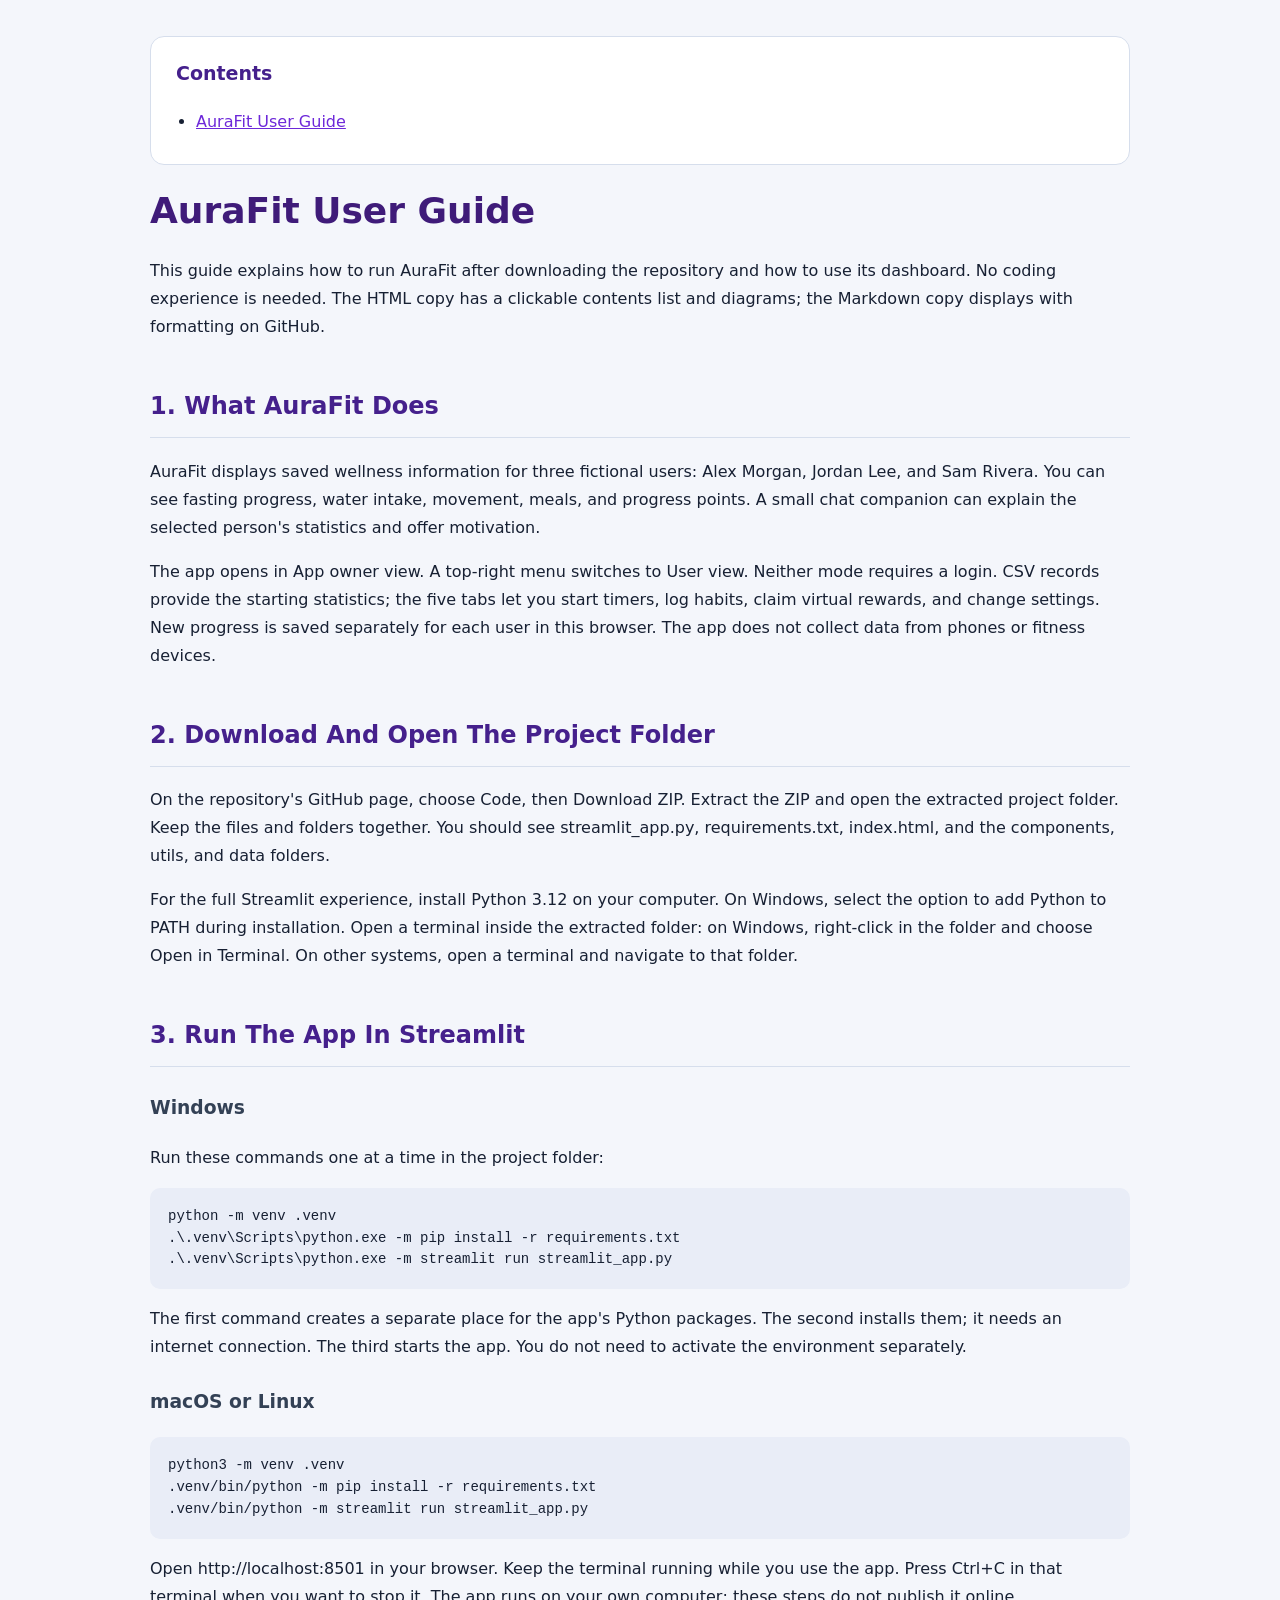
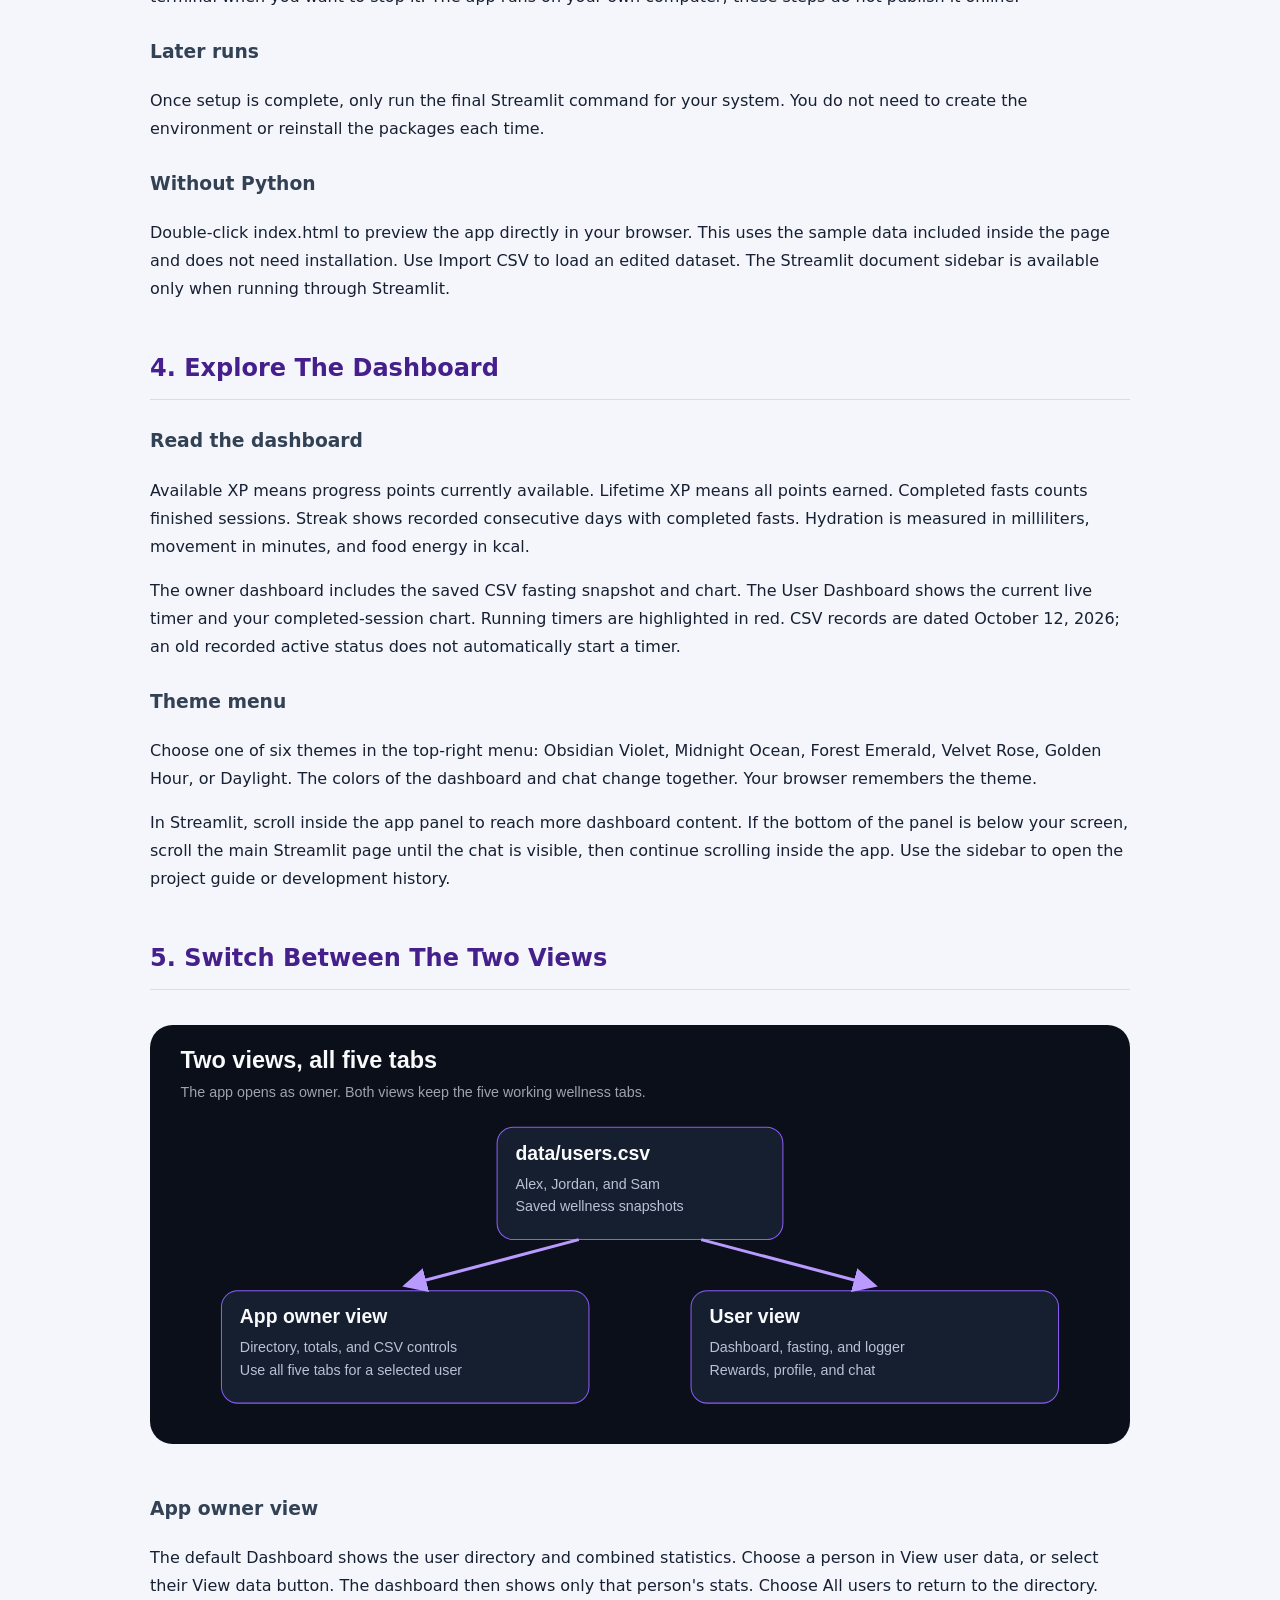
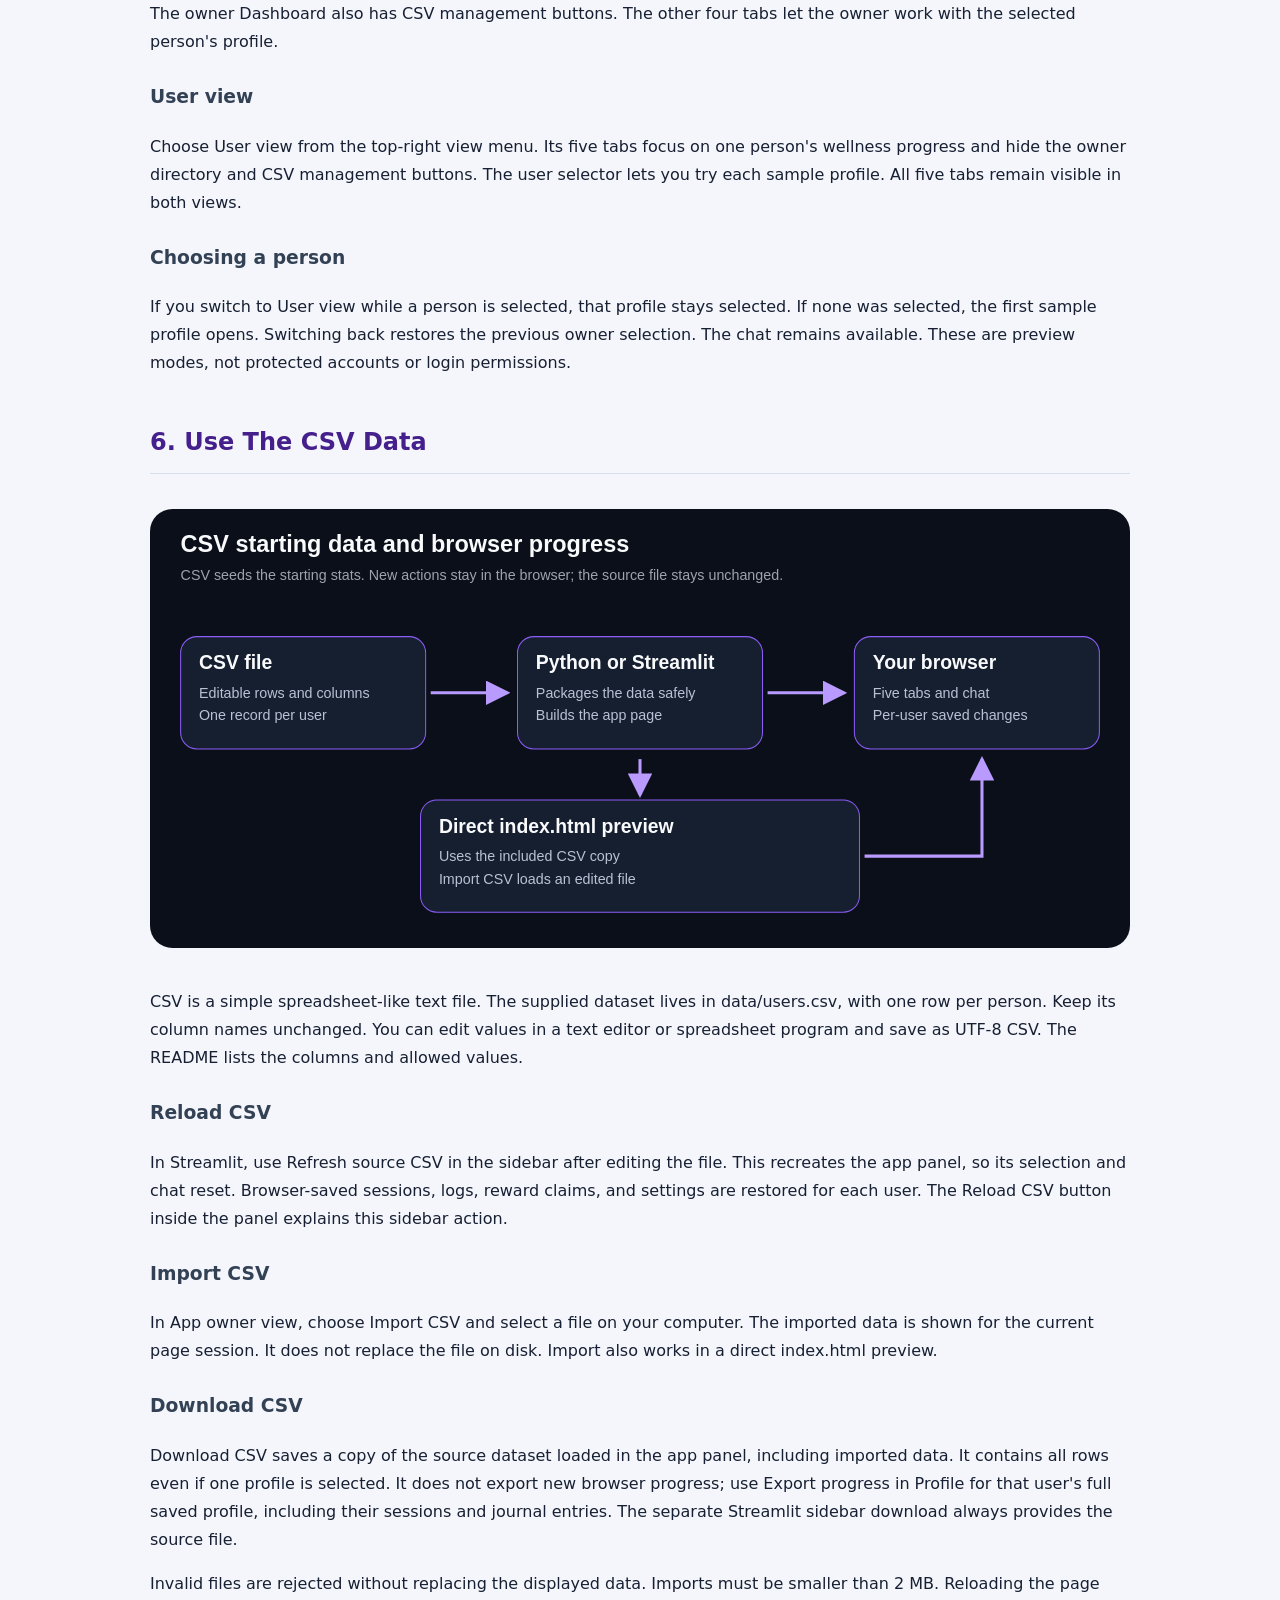
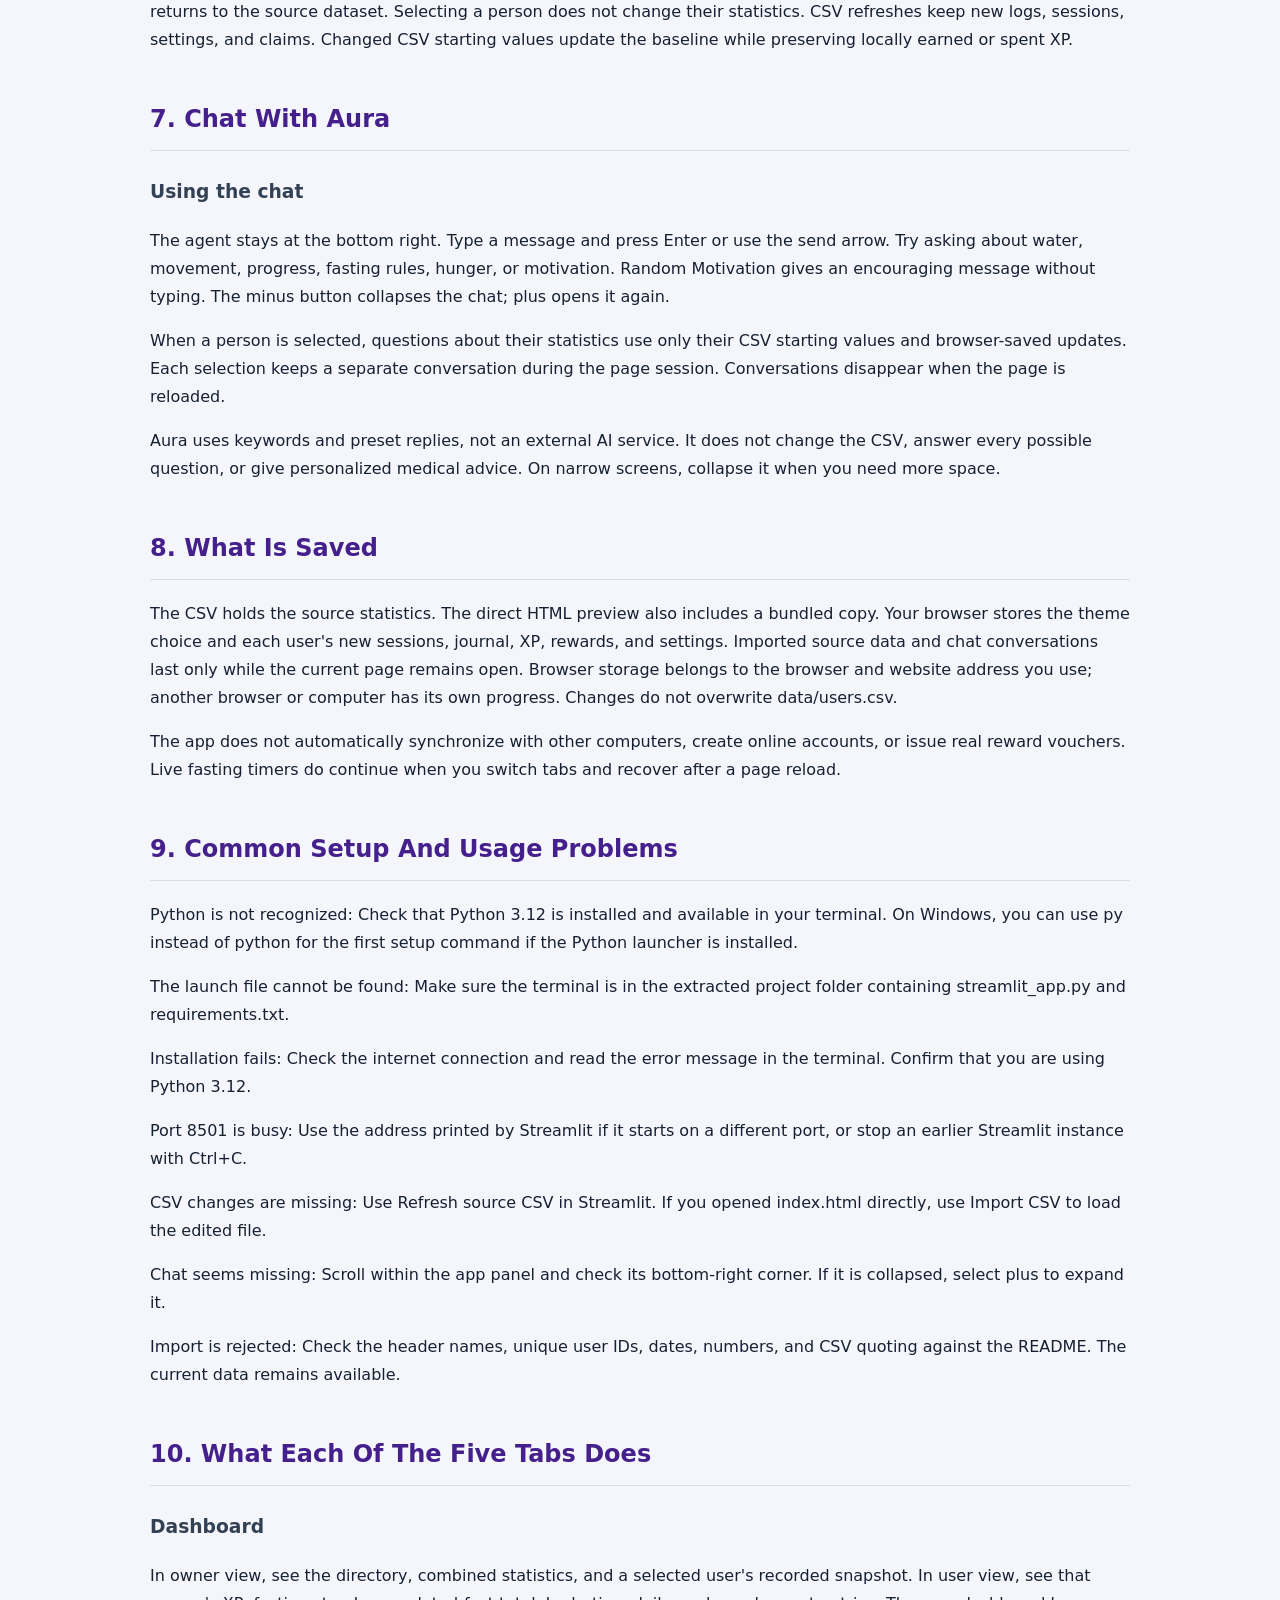
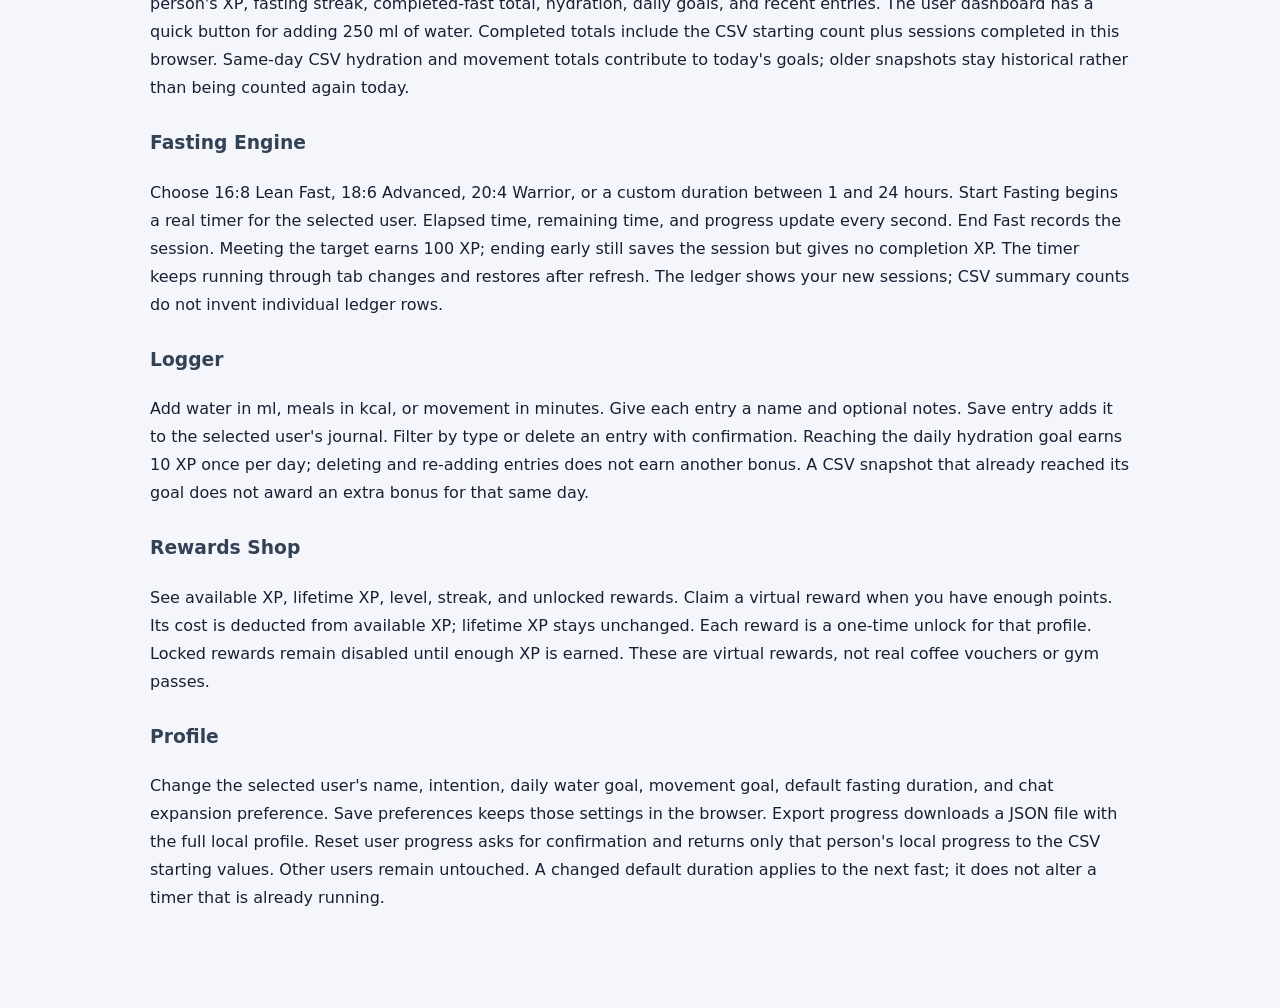
<file: PROJECT_GUIDE.html>
<!doctype html><html lang="en"><head><meta charset="utf-8"><meta name="viewport" content="width=device-width,initial-scale=1"><title>Project Guide</title><style>body{margin:0;background:#f4f6fb;color:#172033;font:16px/1.75 system-ui,Segoe UI,sans-serif}main{max-width:980px;margin:auto;padding:36px 28px 80px}h1{font-size:36px;line-height:1.2;color:#3f1b79}h2{margin-top:44px;border-bottom:1px solid #d6deec;padding-bottom:10px;color:#45208c}h3{margin-top:25px;color:#334155}a{color:#6d28d9}nav{padding:20px 25px;background:white;border:1px solid #d6deec;border-radius:14px}nav h2{margin:0;font-size:19px;border:0}nav ul{margin:8px 0;padding-left:20px}nav ul ul{display:none}pre{padding:18px;background:#e9edf7;border-radius:10px;white-space:pre-wrap;overflow-wrap:anywhere;line-height:1.55;font-size:14px}code{font-family:Consolas,monospace}img{width:100%;height:auto;margin:15px 0;border-radius:16px}table{width:100%;border-collapse:collapse;font-size:14px}td,th{border:1px solid #d6deec;padding:10px;text-align:left}th{background:#e9edf7}blockquote{border-left:4px solid #8b5cf6;margin:20px 0;padding:10px 20px;background:white}li{margin:5px 0}@media(max-width:600px){main{padding:20px 16px}h1{font-size:28px}}</style></head><body><main><nav aria-label="Table of contents"><h2>Contents</h2><div class="toc">
<ul>
<li><a href="#aurafit-user-guide">AuraFit User Guide</a><ul>
<li><a href="#1-what-aurafit-does">1. What AuraFit Does</a></li>
<li><a href="#2-download-and-open-the-project-folder">2. Download And Open The Project Folder</a></li>
<li><a href="#3-run-the-app-in-streamlit">3. Run The App In Streamlit</a><ul>
<li><a href="#windows">Windows</a></li>
<li><a href="#macos-or-linux">macOS or Linux</a></li>
<li><a href="#later-runs">Later runs</a></li>
<li><a href="#without-python">Without Python</a></li>
</ul>
</li>
<li><a href="#4-explore-the-dashboard">4. Explore The Dashboard</a><ul>
<li><a href="#read-the-dashboard">Read the dashboard</a></li>
<li><a href="#theme-menu">Theme menu</a></li>
</ul>
</li>
<li><a href="#5-switch-between-the-two-views">5. Switch Between The Two Views</a><ul>
<li><a href="#app-owner-view">App owner view</a></li>
<li><a href="#user-view">User view</a></li>
<li><a href="#choosing-a-person">Choosing a person</a></li>
</ul>
</li>
<li><a href="#6-use-the-csv-data">6. Use The CSV Data</a><ul>
<li><a href="#reload-csv">Reload CSV</a></li>
<li><a href="#import-csv">Import CSV</a></li>
<li><a href="#download-csv">Download CSV</a></li>
</ul>
</li>
<li><a href="#7-chat-with-aura">7. Chat With Aura</a><ul>
<li><a href="#using-the-chat">Using the chat</a></li>
</ul>
</li>
<li><a href="#8-what-is-saved">8. What Is Saved</a></li>
<li><a href="#9-common-setup-and-usage-problems">9. Common Setup And Usage Problems</a></li>
<li><a href="#10-what-each-of-the-five-tabs-does">10. What Each Of The Five Tabs Does</a><ul>
<li><a href="#dashboard">Dashboard</a></li>
<li><a href="#fasting-engine">Fasting Engine</a></li>
<li><a href="#logger">Logger</a></li>
<li><a href="#rewards-shop">Rewards Shop</a></li>
<li><a href="#profile">Profile</a></li>
</ul>
</li>
</ul>
</li>
</ul>
</div>
</nav><h1 id="aurafit-user-guide">AuraFit User Guide</h1>
<p>This guide explains how to run AuraFit after downloading the repository
and how to use its dashboard. No coding experience is needed. The HTML
copy has a clickable contents list and diagrams; the Markdown copy displays
with formatting on GitHub.</p>
<h2 id="1-what-aurafit-does">1. What AuraFit Does</h2>
<p>AuraFit displays saved wellness information for three fictional users:
Alex Morgan, Jordan Lee, and Sam Rivera. You can see fasting progress,
water intake, movement, meals, and progress points. A small chat companion
can explain the selected person's statistics and offer motivation.</p>
<p>The app opens in App owner view. A top-right menu switches to User view.
Neither mode requires a login. CSV records provide the starting statistics;
the five tabs let you start timers, log habits, claim virtual rewards, and
change settings. New progress is saved separately for each user in this
browser. The app does not collect data from phones or fitness devices.</p>
<h2 id="2-download-and-open-the-project-folder">2. Download And Open The Project Folder</h2>
<p>On the repository's GitHub page, choose Code, then Download ZIP. Extract
the ZIP and open the extracted project folder. Keep the files and folders
together. You should see streamlit_app.py, requirements.txt, index.html,
and the components, utils, and data folders.</p>
<p>For the full Streamlit experience, install Python 3.12 on your computer.
On Windows, select the option to add Python to PATH during installation.
Open a terminal inside the extracted folder: on Windows, right-click in
the folder and choose Open in Terminal. On other systems, open a terminal
and navigate to that folder.</p>
<h2 id="3-run-the-app-in-streamlit">3. Run The App In Streamlit</h2>
<h3 id="windows">Windows</h3>
<p>Run these commands one at a time in the project folder:</p>
<pre><code>python -m venv .venv
.\.venv\Scripts\python.exe -m pip install -r requirements.txt
.\.venv\Scripts\python.exe -m streamlit run streamlit_app.py
</code></pre>
<p>The first command creates a separate place for the app's Python packages.
The second installs them; it needs an internet connection. The third starts
the app. You do not need to activate the environment separately.</p>
<h3 id="macos-or-linux">macOS or Linux</h3>
<pre><code>python3 -m venv .venv
.venv/bin/python -m pip install -r requirements.txt
.venv/bin/python -m streamlit run streamlit_app.py
</code></pre>
<p>Open http://localhost:8501 in your browser. Keep the terminal running while
you use the app. Press Ctrl+C in that terminal when you want to stop it.
The app runs on your own computer; these steps do not publish it online.</p>
<h3 id="later-runs">Later runs</h3>
<p>Once setup is complete, only run the final Streamlit command for your system.
You do not need to create the environment or reinstall the packages each time.</p>
<h3 id="without-python">Without Python</h3>
<p>Double-click index.html to preview the app directly in your browser. This
uses the sample data included inside the page and does not need installation.
Use Import CSV to load an edited dataset. The Streamlit document sidebar
is available only when running through Streamlit.</p>
<h2 id="4-explore-the-dashboard">4. Explore The Dashboard</h2>
<h3 id="read-the-dashboard">Read the dashboard</h3>
<p>Available XP means progress points currently available. Lifetime XP means
all points earned. Completed fasts counts finished sessions. Streak shows
recorded consecutive days with completed fasts. Hydration is measured in
milliliters, movement in minutes, and food energy in kcal.</p>
<p>The owner dashboard includes the saved CSV fasting snapshot and chart.
The User Dashboard shows the current live timer and your completed-session
chart. Running timers are highlighted in red. CSV records are dated October
12, 2026; an old recorded active status does not automatically start a timer.</p>
<h3 id="theme-menu">Theme menu</h3>
<p>Choose one of six themes in the top-right menu: Obsidian Violet, Midnight
Ocean, Forest Emerald, Velvet Rose, Golden Hour, or Daylight. The colors of
the dashboard and chat change together. Your browser remembers the theme.</p>
<p>In Streamlit, scroll inside the app panel to reach more dashboard content.
If the bottom of the panel is below your screen, scroll the main Streamlit
page until the chat is visible, then continue scrolling inside the app.
Use the sidebar to open the project guide or development history.</p>
<h2 id="5-switch-between-the-two-views">5. Switch Between The Two Views</h2>
<p><img alt="App owner and user views" src="[data-uri]" /></p>
<h3 id="app-owner-view">App owner view</h3>
<p>The default Dashboard shows the user directory and combined statistics. Choose
a person in View user data, or select their View data button. The dashboard
then shows only that person's stats. Choose All users to return to the
directory. The owner Dashboard also has CSV management buttons. The other
four tabs let the owner work with the selected person's profile.</p>
<h3 id="user-view">User view</h3>
<p>Choose User view from the top-right view menu. Its five tabs focus on one
person's wellness progress and hide the owner directory and CSV management
buttons. The user selector lets you try each sample profile. All five tabs
remain visible in both views.</p>
<h3 id="choosing-a-person">Choosing a person</h3>
<p>If you switch to User view while a person is selected, that profile stays
selected. If none was selected, the first sample profile opens. Switching
back restores the previous owner selection. The chat remains available.
These are preview modes, not protected accounts or login permissions.</p>
<h2 id="6-use-the-csv-data">6. Use The CSV Data</h2>
<p><img alt="How CSV data reaches the app" src="[data-uri]" /></p>
<p>CSV is a simple spreadsheet-like text file. The supplied dataset lives in
data/users.csv, with one row per person. Keep its column names unchanged.
You can edit values in a text editor or spreadsheet program and save as
UTF-8 CSV. The README lists the columns and allowed values.</p>
<h3 id="reload-csv">Reload CSV</h3>
<p>In Streamlit, use Refresh source CSV in the sidebar after editing the file.
This recreates the app panel, so its selection and chat reset. Browser-saved
sessions, logs, reward claims, and settings are restored for each user. The Reload
CSV button inside the panel explains this sidebar action.</p>
<h3 id="import-csv">Import CSV</h3>
<p>In App owner view, choose Import CSV and select a file on your computer.
The imported data is shown for the current page session. It does not replace
the file on disk. Import also works in a direct index.html preview.</p>
<h3 id="download-csv">Download CSV</h3>
<p>Download CSV saves a copy of the source dataset loaded in the app panel,
including imported data. It contains all rows even if one profile is selected.
It does not export new browser progress; use Export progress in Profile for
that user's full saved profile, including their sessions and journal entries.
The separate Streamlit sidebar download always provides the source file.</p>
<p>Invalid files are rejected without replacing the displayed data. Imports
must be smaller than 2 MB. Reloading the page returns to the source dataset.
Selecting a person does not change their statistics. CSV refreshes keep
new logs, sessions, settings, and claims. Changed CSV starting values update
the baseline while preserving locally earned or spent XP.</p>
<h2 id="7-chat-with-aura">7. Chat With Aura</h2>
<h3 id="using-the-chat">Using the chat</h3>
<p>The agent stays at the bottom right. Type a message and press Enter or use
the send arrow. Try asking about water, movement, progress, fasting rules,
hunger, or motivation. Random Motivation gives an encouraging message
without typing. The minus button collapses the chat; plus opens it again.</p>
<p>When a person is selected, questions about their statistics use only their
CSV starting values and browser-saved updates. Each selection keeps a separate conversation during the
page session. Conversations disappear when the page is reloaded.</p>
<p>Aura uses keywords and preset replies, not an external AI service. It does
not change the CSV, answer every possible question, or give personalized
medical advice. On narrow screens, collapse it when you need more space.</p>
<h2 id="8-what-is-saved">8. What Is Saved</h2>
<p>The CSV holds the source statistics. The direct HTML preview also includes
a bundled copy. Your browser stores the theme choice and each user's new
sessions, journal, XP, rewards, and settings. Imported source data and chat
conversations last only while the current page remains open. Browser storage
belongs to the browser and website address you use; another browser or
computer has its own progress. Changes do not overwrite data/users.csv.</p>
<p>The app does not automatically synchronize with other computers, create
online accounts, or issue real reward vouchers. Live fasting timers do
continue when you switch tabs and recover after a page reload.</p>
<h2 id="9-common-setup-and-usage-problems">9. Common Setup And Usage Problems</h2>
<p>Python is not recognized: Check that Python 3.12 is installed and available
in your terminal. On Windows, you can use py instead of python for the first
setup command if the Python launcher is installed.</p>
<p>The launch file cannot be found: Make sure the terminal is in the extracted
project folder containing streamlit_app.py and requirements.txt.</p>
<p>Installation fails: Check the internet connection and read the error message
in the terminal. Confirm that you are using Python 3.12.</p>
<p>Port 8501 is busy: Use the address printed by Streamlit if it starts on a
different port, or stop an earlier Streamlit instance with Ctrl+C.</p>
<p>CSV changes are missing: Use Refresh source CSV in Streamlit. If you opened
index.html directly, use Import CSV to load the edited file.</p>
<p>Chat seems missing: Scroll within the app panel and check its bottom-right
corner. If it is collapsed, select plus to expand it.</p>
<p>Import is rejected: Check the header names, unique user IDs, dates, numbers,
and CSV quoting against the README. The current data remains available.</p>
<h2 id="10-what-each-of-the-five-tabs-does">10. What Each Of The Five Tabs Does</h2>
<h3 id="dashboard">Dashboard</h3>
<p>In owner view, see the directory, combined statistics, and a selected user's
recorded snapshot. In user view, see that person's XP, fasting streak,
completed-fast total, hydration, daily goals, and recent entries. The user
dashboard has a quick button for adding 250 ml of water. Completed totals
include the CSV starting count plus sessions completed in this browser.
Same-day CSV hydration and movement totals contribute to today's goals;
older snapshots stay historical rather than being counted again today.</p>
<h3 id="fasting-engine">Fasting Engine</h3>
<p>Choose 16:8 Lean Fast, 18:6 Advanced, 20:4 Warrior, or a custom duration
between 1 and 24 hours. Start Fasting begins a real timer for the selected
user. Elapsed time, remaining time, and progress update every second.
End Fast records the session. Meeting the target earns 100 XP; ending
early still saves the session but gives no completion XP. The timer keeps
running through tab changes and restores after refresh. The ledger shows
your new sessions; CSV summary counts do not invent individual ledger rows.</p>
<h3 id="logger">Logger</h3>
<p>Add water in ml, meals in kcal, or movement in minutes. Give each entry a
name and optional notes. Save entry adds it to the selected user's journal.
Filter by type or delete an entry with confirmation. Reaching the daily
hydration goal earns 10 XP once per day; deleting and re-adding entries
does not earn another bonus. A CSV snapshot that already reached its goal
does not award an extra bonus for that same day.</p>
<h3 id="rewards-shop">Rewards Shop</h3>
<p>See available XP, lifetime XP, level, streak, and unlocked rewards. Claim
a virtual reward when you have enough points. Its cost is deducted from
available XP; lifetime XP stays unchanged. Each reward is a one-time unlock
for that profile. Locked rewards remain disabled until enough XP is earned.
These are virtual rewards, not real coffee vouchers or gym passes.</p>
<h3 id="profile">Profile</h3>
<p>Change the selected user's name, intention, daily water goal, movement goal,
default fasting duration, and chat expansion preference. Save preferences
keeps those settings in the browser. Export progress downloads a JSON file
with the full local profile. Reset user progress asks for confirmation and
returns only that person's local progress to the CSV starting values.
Other users remain untouched. A changed default duration applies to the
next fast; it does not alter a timer that is already running.</p></main></body></html>
</file>
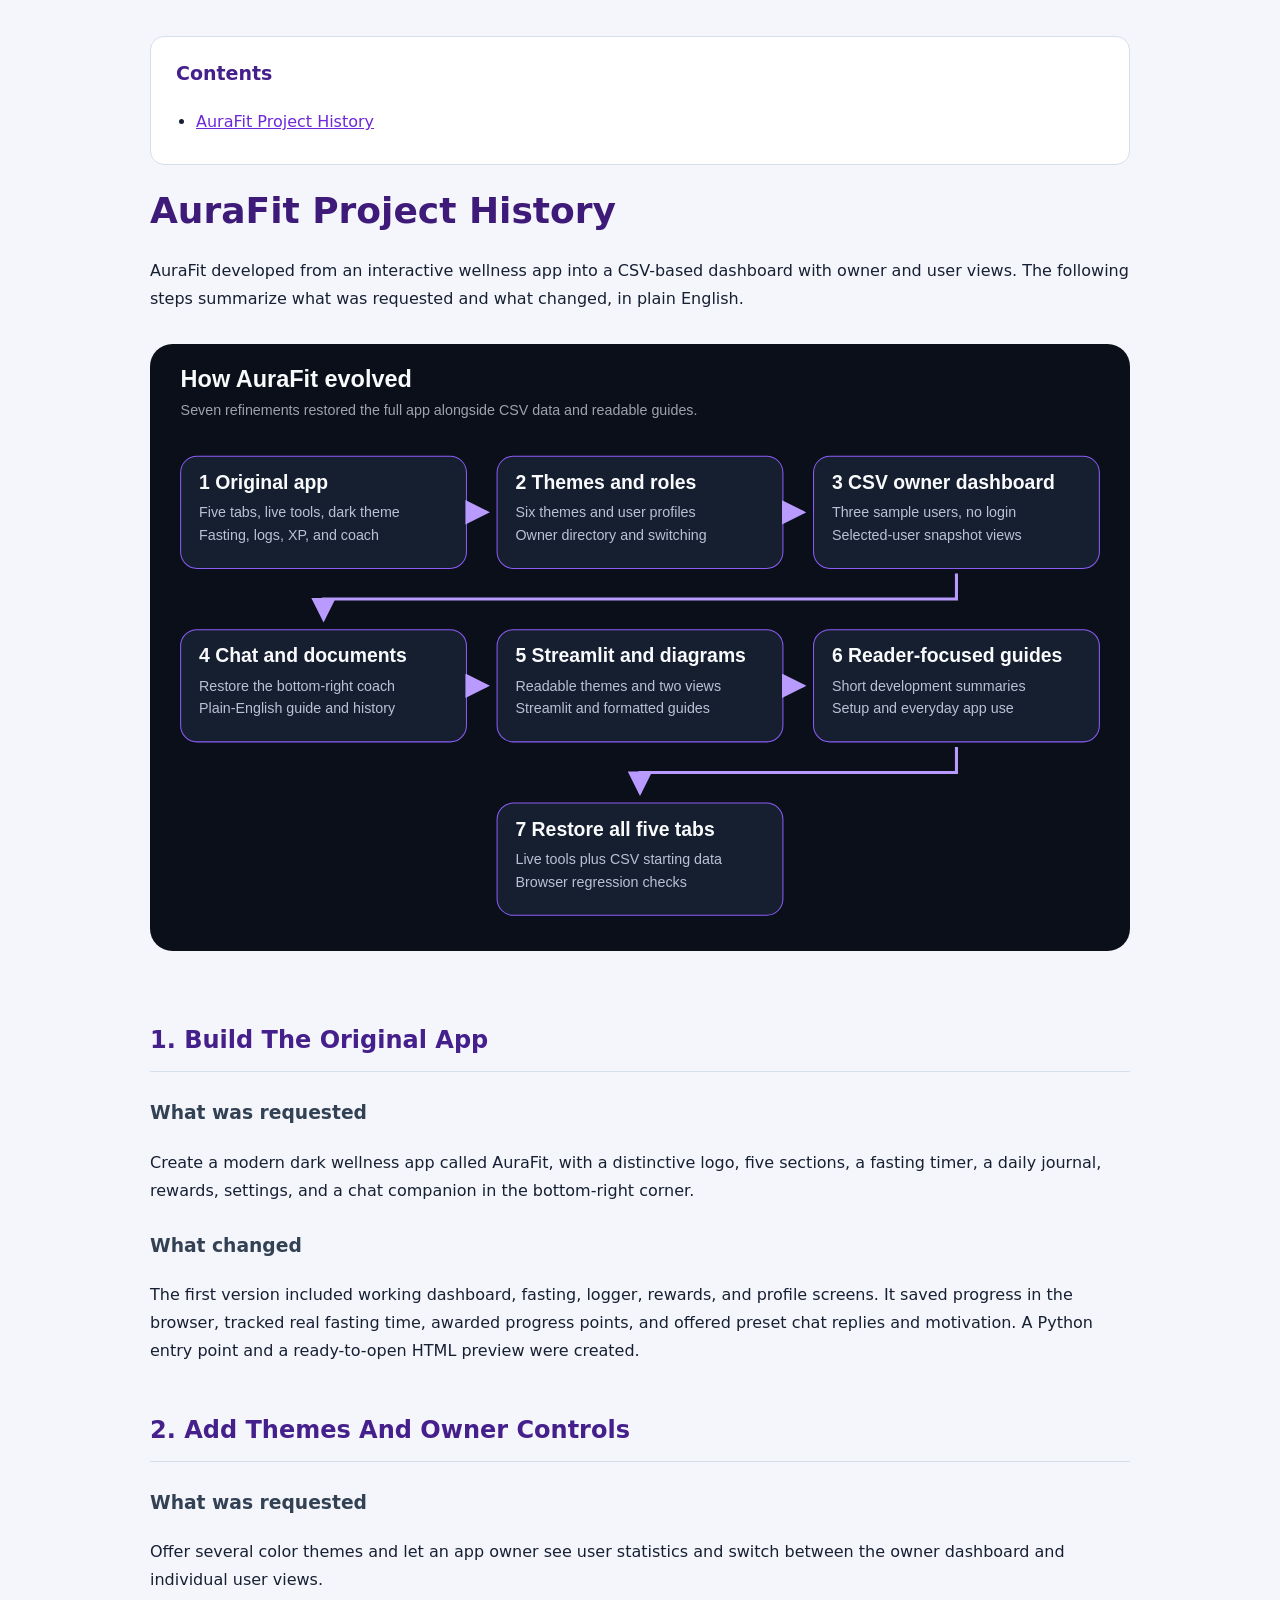
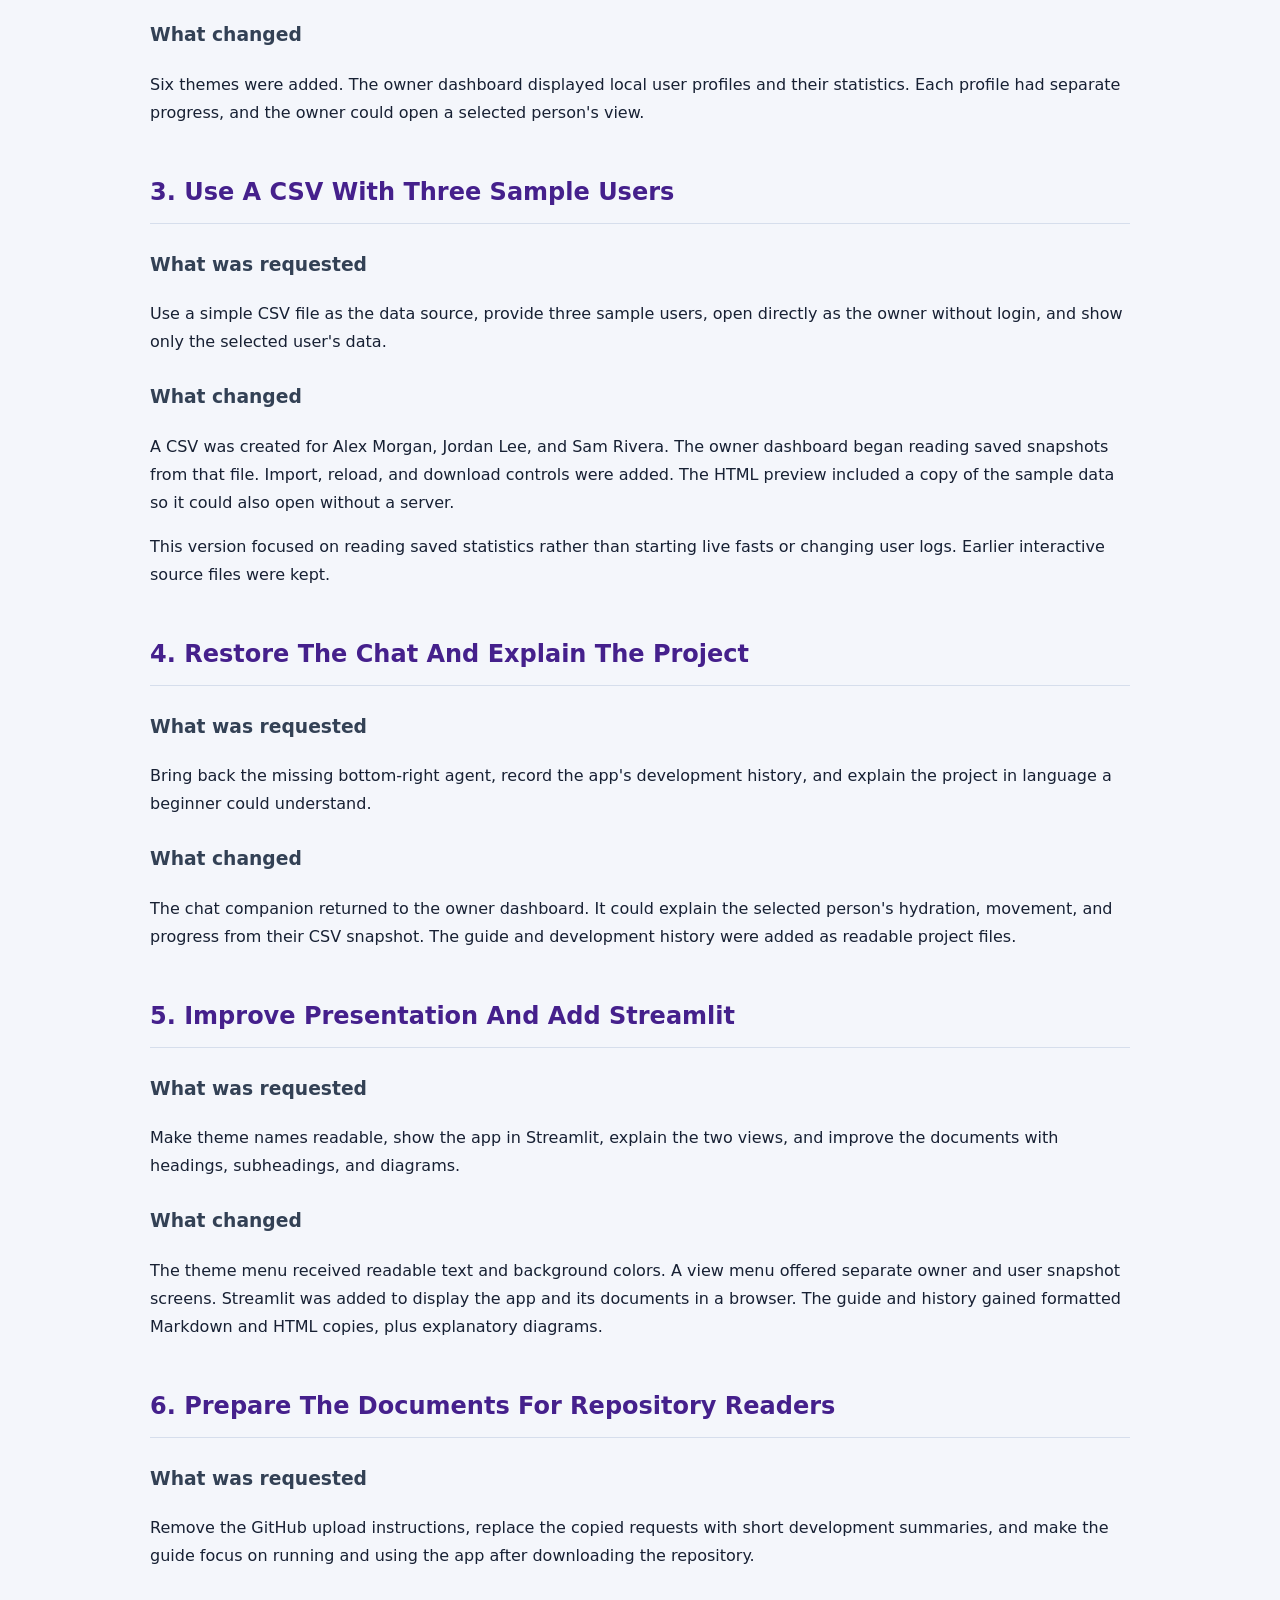
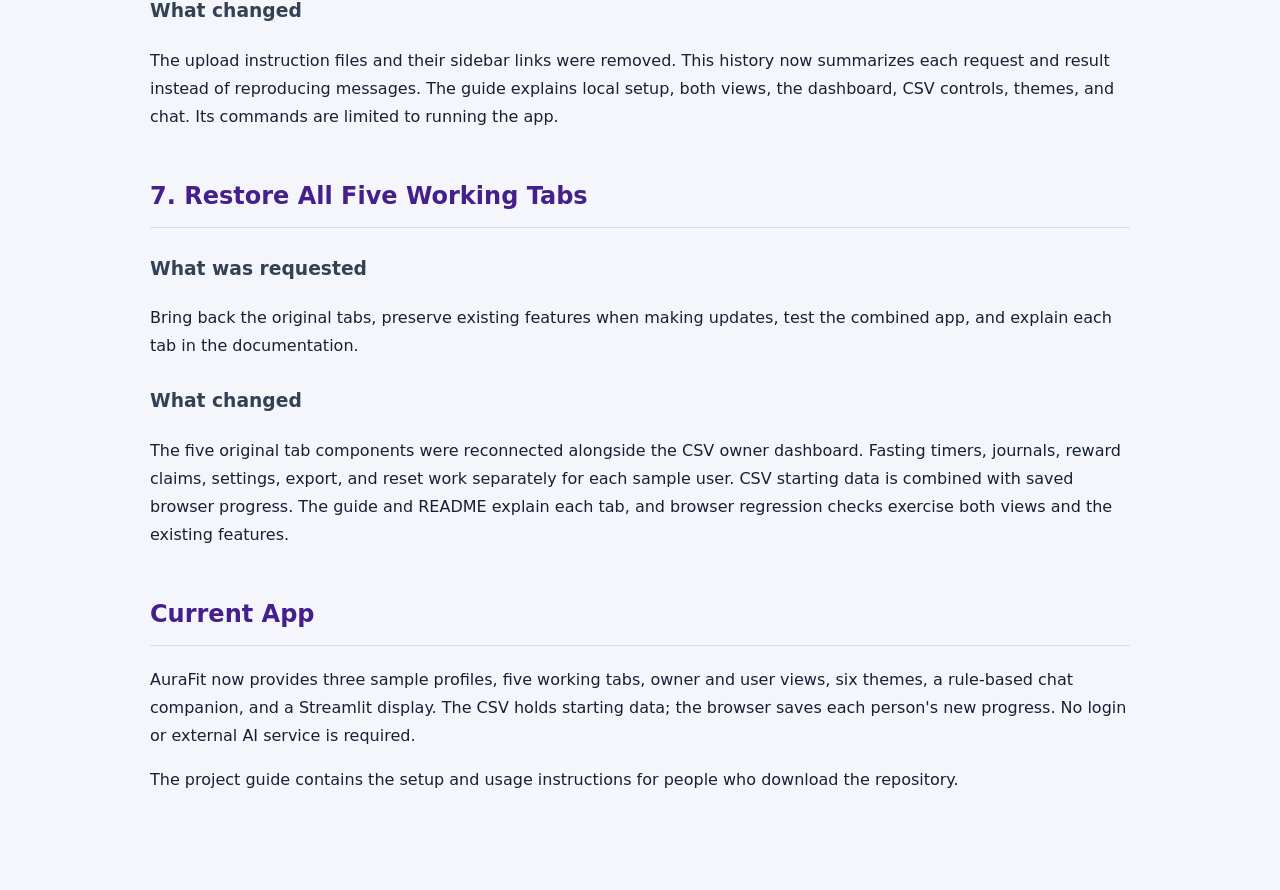
<file: PROJECT_HISTORY.html>
<!doctype html><html lang="en"><head><meta charset="utf-8"><meta name="viewport" content="width=device-width,initial-scale=1"><title>Project History</title><style>body{margin:0;background:#f4f6fb;color:#172033;font:16px/1.75 system-ui,Segoe UI,sans-serif}main{max-width:980px;margin:auto;padding:36px 28px 80px}h1{font-size:36px;line-height:1.2;color:#3f1b79}h2{margin-top:44px;border-bottom:1px solid #d6deec;padding-bottom:10px;color:#45208c}h3{margin-top:25px;color:#334155}a{color:#6d28d9}nav{padding:20px 25px;background:white;border:1px solid #d6deec;border-radius:14px}nav h2{margin:0;font-size:19px;border:0}nav ul{margin:8px 0;padding-left:20px}nav ul ul{display:none}pre{padding:18px;background:#e9edf7;border-radius:10px;white-space:pre-wrap;overflow-wrap:anywhere;line-height:1.55;font-size:14px}code{font-family:Consolas,monospace}img{width:100%;height:auto;margin:15px 0;border-radius:16px}table{width:100%;border-collapse:collapse;font-size:14px}td,th{border:1px solid #d6deec;padding:10px;text-align:left}th{background:#e9edf7}blockquote{border-left:4px solid #8b5cf6;margin:20px 0;padding:10px 20px;background:white}li{margin:5px 0}@media(max-width:600px){main{padding:20px 16px}h1{font-size:28px}}</style></head><body><main><nav aria-label="Table of contents"><h2>Contents</h2><div class="toc">
<ul>
<li><a href="#aurafit-project-history">AuraFit Project History</a><ul>
<li><a href="#1-build-the-original-app">1. Build The Original App</a><ul>
<li><a href="#what-was-requested">What was requested</a></li>
<li><a href="#what-changed">What changed</a></li>
</ul>
</li>
<li><a href="#2-add-themes-and-owner-controls">2. Add Themes And Owner Controls</a><ul>
<li><a href="#what-was-requested_1">What was requested</a></li>
<li><a href="#what-changed_1">What changed</a></li>
</ul>
</li>
<li><a href="#3-use-a-csv-with-three-sample-users">3. Use A CSV With Three Sample Users</a><ul>
<li><a href="#what-was-requested_2">What was requested</a></li>
<li><a href="#what-changed_2">What changed</a></li>
</ul>
</li>
<li><a href="#4-restore-the-chat-and-explain-the-project">4. Restore The Chat And Explain The Project</a><ul>
<li><a href="#what-was-requested_3">What was requested</a></li>
<li><a href="#what-changed_3">What changed</a></li>
</ul>
</li>
<li><a href="#5-improve-presentation-and-add-streamlit">5. Improve Presentation And Add Streamlit</a><ul>
<li><a href="#what-was-requested_4">What was requested</a></li>
<li><a href="#what-changed_4">What changed</a></li>
</ul>
</li>
<li><a href="#6-prepare-the-documents-for-repository-readers">6. Prepare The Documents For Repository Readers</a><ul>
<li><a href="#what-was-requested_5">What was requested</a></li>
<li><a href="#what-changed_5">What changed</a></li>
</ul>
</li>
<li><a href="#7-restore-all-five-working-tabs">7. Restore All Five Working Tabs</a><ul>
<li><a href="#what-was-requested_6">What was requested</a></li>
<li><a href="#what-changed_6">What changed</a></li>
</ul>
</li>
<li><a href="#current-app">Current App</a></li>
</ul>
</li>
</ul>
</div>
</nav><h1 id="aurafit-project-history">AuraFit Project History</h1>
<p>AuraFit developed from an interactive wellness app into a CSV-based dashboard
with owner and user views. The following steps summarize what was requested
and what changed, in plain English.</p>
<p><img alt="Development timeline" src="[data-uri]" /></p>
<h2 id="1-build-the-original-app">1. Build The Original App</h2>
<h3 id="what-was-requested">What was requested</h3>
<p>Create a modern dark wellness app called AuraFit, with a distinctive logo,
five sections, a fasting timer, a daily journal, rewards, settings, and a
chat companion in the bottom-right corner.</p>
<h3 id="what-changed">What changed</h3>
<p>The first version included working dashboard, fasting, logger, rewards,
and profile screens. It saved progress in the browser, tracked real fasting
time, awarded progress points, and offered preset chat replies and motivation.
A Python entry point and a ready-to-open HTML preview were created.</p>
<h2 id="2-add-themes-and-owner-controls">2. Add Themes And Owner Controls</h2>
<h3 id="what-was-requested_1">What was requested</h3>
<p>Offer several color themes and let an app owner see user statistics and
switch between the owner dashboard and individual user views.</p>
<h3 id="what-changed_1">What changed</h3>
<p>Six themes were added. The owner dashboard displayed local user profiles
and their statistics. Each profile had separate progress, and the owner
could open a selected person's view.</p>
<h2 id="3-use-a-csv-with-three-sample-users">3. Use A CSV With Three Sample Users</h2>
<h3 id="what-was-requested_2">What was requested</h3>
<p>Use a simple CSV file as the data source, provide three sample users, open
directly as the owner without login, and show only the selected user's data.</p>
<h3 id="what-changed_2">What changed</h3>
<p>A CSV was created for Alex Morgan, Jordan Lee, and Sam Rivera. The owner
dashboard began reading saved snapshots from that file. Import, reload,
and download controls were added. The HTML preview included a copy of the
sample data so it could also open without a server.</p>
<p>This version focused on reading saved statistics rather than starting
live fasts or changing user logs. Earlier interactive source files were kept.</p>
<h2 id="4-restore-the-chat-and-explain-the-project">4. Restore The Chat And Explain The Project</h2>
<h3 id="what-was-requested_3">What was requested</h3>
<p>Bring back the missing bottom-right agent, record the app's development
history, and explain the project in language a beginner could understand.</p>
<h3 id="what-changed_3">What changed</h3>
<p>The chat companion returned to the owner dashboard. It could explain the
selected person's hydration, movement, and progress from their CSV snapshot.
The guide and development history were added as readable project files.</p>
<h2 id="5-improve-presentation-and-add-streamlit">5. Improve Presentation And Add Streamlit</h2>
<h3 id="what-was-requested_4">What was requested</h3>
<p>Make theme names readable, show the app in Streamlit, explain the two views,
and improve the documents with headings, subheadings, and diagrams.</p>
<h3 id="what-changed_4">What changed</h3>
<p>The theme menu received readable text and background colors. A view menu
offered separate owner and user snapshot screens. Streamlit was added to
display the app and its documents in a browser. The guide and history gained
formatted Markdown and HTML copies, plus explanatory diagrams.</p>
<h2 id="6-prepare-the-documents-for-repository-readers">6. Prepare The Documents For Repository Readers</h2>
<h3 id="what-was-requested_5">What was requested</h3>
<p>Remove the GitHub upload instructions, replace the copied requests with
short development summaries, and make the guide focus on running and using
the app after downloading the repository.</p>
<h3 id="what-changed_5">What changed</h3>
<p>The upload instruction files and their sidebar links were removed. This
history now summarizes each request and result instead of reproducing
messages. The guide explains local setup, both views, the dashboard, CSV
controls, themes, and chat. Its commands are limited to running the app.</p>
<h2 id="7-restore-all-five-working-tabs">7. Restore All Five Working Tabs</h2>
<h3 id="what-was-requested_6">What was requested</h3>
<p>Bring back the original tabs, preserve existing features when making
updates, test the combined app, and explain each tab in the documentation.</p>
<h3 id="what-changed_6">What changed</h3>
<p>The five original tab components were reconnected alongside the CSV owner
dashboard. Fasting timers, journals, reward claims, settings, export, and
reset work separately for each sample user. CSV starting data is combined
with saved browser progress. The guide and README explain each tab, and
browser regression checks exercise both views and the existing features.</p>
<h2 id="current-app">Current App</h2>
<p>AuraFit now provides three sample profiles, five working tabs, owner and
user views, six themes, a rule-based chat companion, and a Streamlit display.
The CSV holds starting data; the browser saves each person's new progress.
No login or external AI service is required.</p>
<p>The project guide contains the setup and usage instructions for people
who download the repository.</p></main></body></html>
</file>
